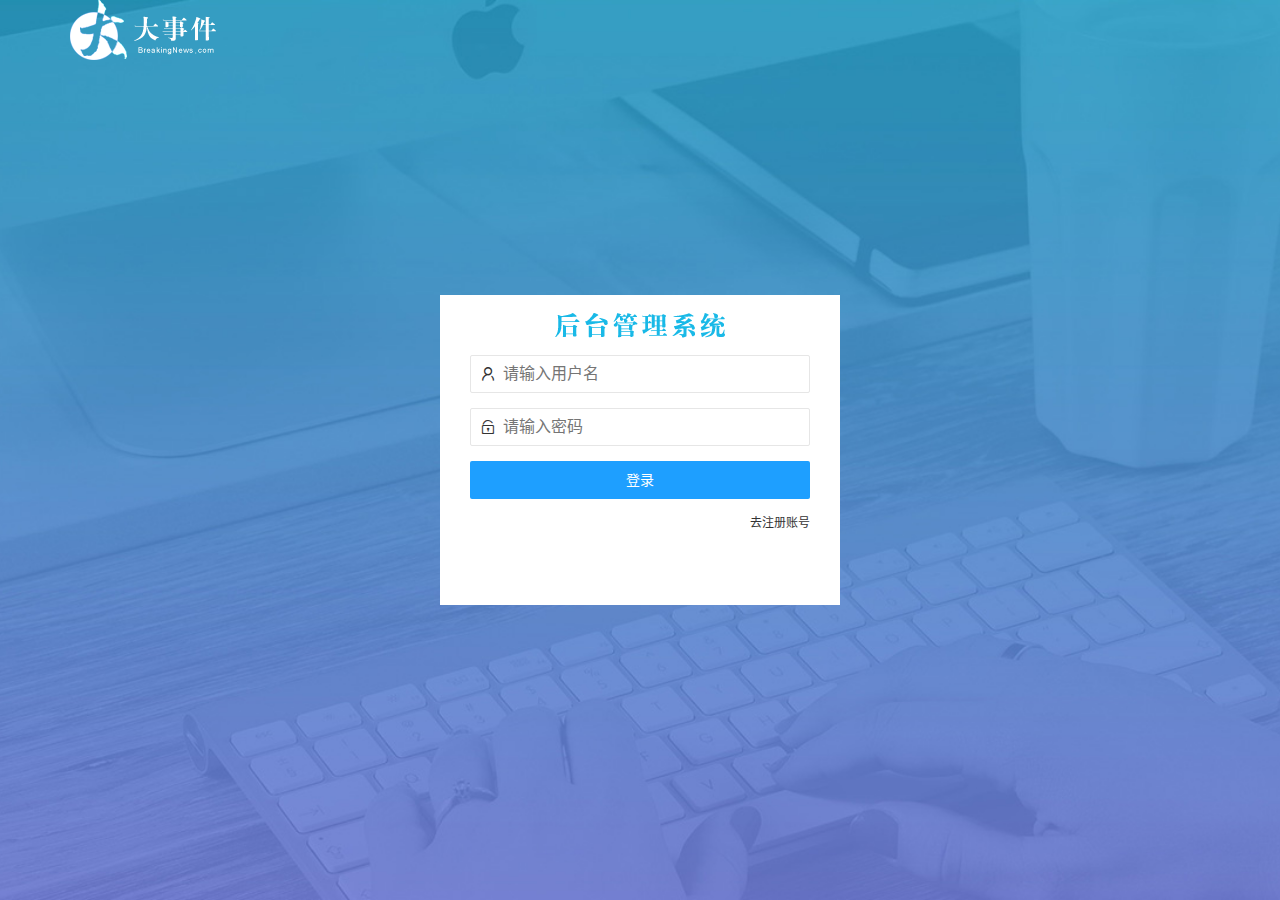
<file: login.html>
<!DOCTYPE html>
<html lang='zh-CN'>

<head>
    <meta charset='UTF-8'>
    <meta http-equiv='X-UA-Compatible' content='IE=edge'>
    <meta name='viewport'
        content='width=device-width, user-scalable=no, initial-scale=1.0, maximum-scale=1.0, minimum-scale=1.0'>
    <title>大事件-登录/注册</title>
    <meta content='关键词' name='keywords' />
    <meta content='关键描述' name='description' />
    <link rel="stylesheet" href="./assets/lib/layui/css/layui.css">
    <link rel="stylesheet" href="./assets/css/login.css">
</head>

<body>
    <!-- logo -->
    <div class="layui-main">
        <div class="logo"><img src="./assets/images/logo.png" alt=""></div>
    </div>

    <!-- login and resign 登录注册 -->
    <div class="loginAndReg">
        <div class="title"></div>
        <!-- login 登录 -->
        <div class="login" id="login">
            <!-- 登录的表单域 -->
            <!-- 登录的表单 -->
            <form class="layui-form" id="form_login">
                <!-- 用户名 -->
                <div class="layui-form-item item">
                    <i class="layui-icon layui-icon-username"></i>
                    <input type="text" name="username" required lay-verify="required" placeholder="请输入用户名"
                        autocomplete="off" class="layui-input" id="login-ipt-username" />
                </div>
                <!-- 密码 -->
                <div class="layui-form-item item">
                    <i class="layui-icon layui-icon-password"></i>
                    <input type="password" name="password" required lay-verify="required|pwd" placeholder="请输入密码"
                        autocomplete="off" class="layui-input" id="login-ipt-pwd" />
                </div>
                <!-- 登录按钮 -->
                <div class="layui-form-item">
                    <!-- 注意：表单提交按钮和普通按钮的区别，就是 lay-submit 属性 -->
                    <button class="layui-btn layui-btn-fluid layui-btn-normal" lay-submit>登录</button>
                </div>
                <div class="layui-form-item links">
                    <a href="javascript:;" id="link_reg" class="link_reg">去注册账号</a>
                </div>
            </form>
        </div>
        <!-- resign 注册 -->
        <div class="resign" id="resign">
            <form class="layui-form" id="form_reg">
                <!-- 用户名 -->
                <div class="layui-form-item item">
                    <i class="layui-icon layui-icon-username"></i>
                    <input type="text" name="username" required lay-verify="required" placeholder="请输入用户名"
                        autocomplete="off" class="layui-input" />
                </div>
                <!-- 密码 -->
                <div class="layui-form-item item">
                    <i class="layui-icon layui-icon-password"></i>
                    <input type="password" name="password" required lay-verify="required|pwd" placeholder="请输入密码"
                        autocomplete="off" class="layui-input" />
                </div>
                <!-- 密码确认框 -->
                <div class="layui-form-item item">
                    <i class="layui-icon layui-icon-password"></i>
                    <input type="password" name="repassword" required lay-verify="required|pwd|repwd"
                        placeholder="再次确认密码" autocomplete="off" class="layui-input" />
                </div>
                <!-- 注册按钮 -->
                <div class="layui-form-item">
                    <!-- 注意：表单提交按钮和普通按钮的区别，就是 lay-submit 属性 -->
                    <button class="layui-btn layui-btn-fluid layui-btn-normal" lay-submit>注册</button>
                </div>
                <div class="layui-form-item links">
                    <a href="javascript:;" id="link_login">去登录账号</a>
                </div>
            </form>
            <!-- <a href="javascript:;" id="link_login">去登录</a> -->
        </div>
    </div>

    <!-- layui.js -->
    <script src="./assets/lib/layui/layui.all.js"></script>
    <!-- jQuery -->
    <script src="./assets/lib/jquery.js"></script>
    <!-- 基于 jQuery 的 baseAPI -->
    <script src="./assets/js/baseAPI.js"></script>
    <!-- login.js -->
    <script src="./assets/js/login.js"></script>
</body>

</html>
</file>
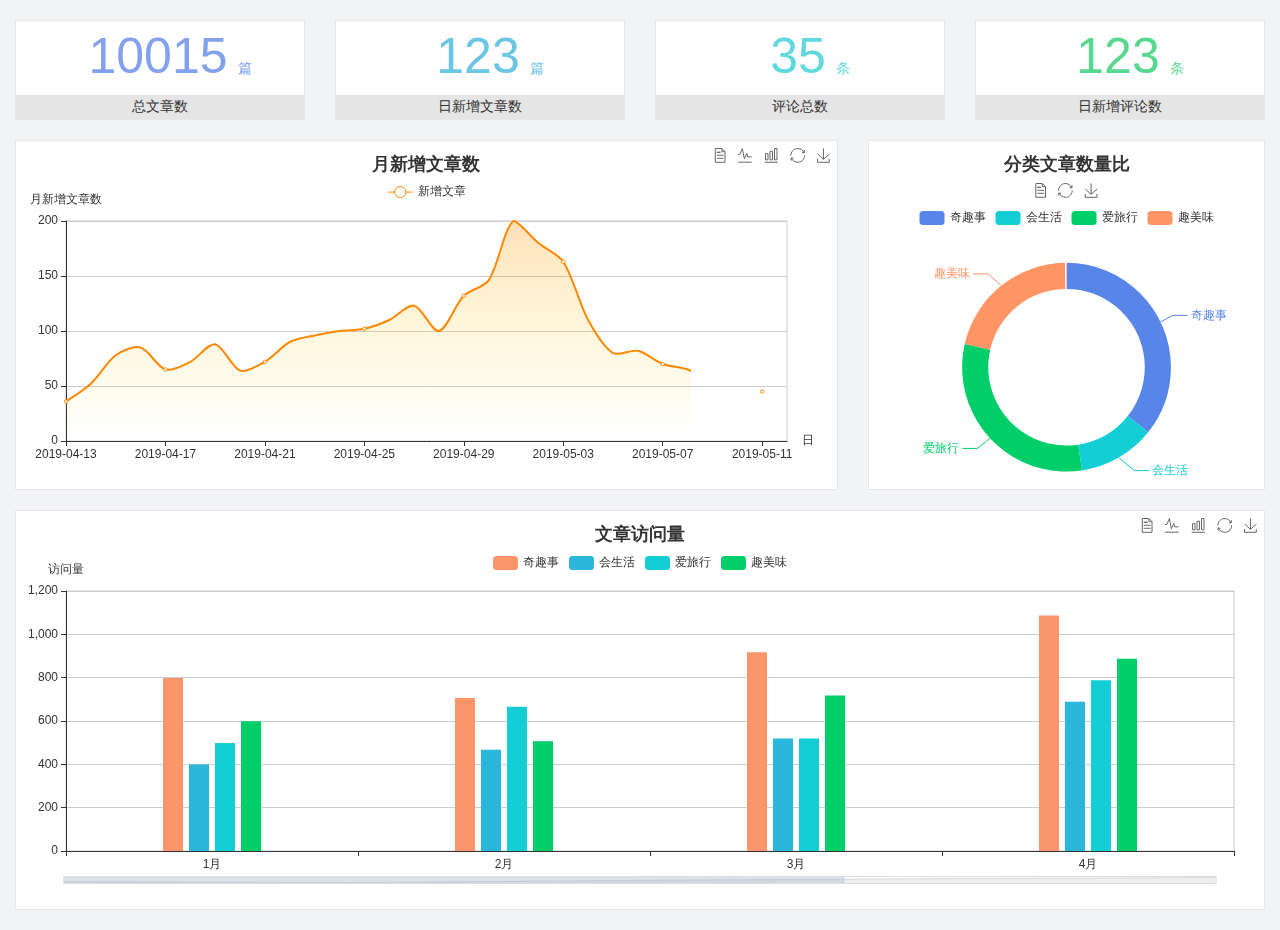
<file: home/dashboard.html>
<!DOCTYPE html>
<html lang="en">

<head>
  <meta charset="UTF-8">
  <meta name="viewport" content="width=device-width, initial-scale=1.0">
  <meta http-equiv="X-UA-Compatible" content="ie=edge">
  <title>图表统计</title>
  <link rel="stylesheet" href="../assets/lib/bootstrap.css" />
  <link rel="stylesheet" href="../assets/lib/main.css" />
  <script src="../assets/lib/jquery.js"></script>
  <script type="text/javascript" src="../assets/lib/echarts.min.js"></script>
</head>

<body>
  <div class="container-fluid">
    <div class="row spannel_list">
      <div class="col-sm-3 col-xs-6">
        <div class="spannel">
          <em>10015</em><span>篇</span>
          <b>总文章数</b>
        </div>
      </div>
      <div class="col-sm-3 col-xs-6">
        <div class="spannel scolor01">
          <em>123</em><span>篇</span>
          <b>日新增文章数</b>
        </div>
      </div>
      <div class="col-sm-3 col-xs-6">
        <div class="spannel scolor02">
          <em>35</em><span>条</span>
          <b>评论总数</b>
        </div>
      </div>
      <div class="col-sm-3 col-xs-6">
        <div class="spannel scolor03">
          <em>123</em><span>条</span>
          <b>日新增评论数</b>
        </div>
      </div>
    </div>
  </div>

  <div class="container-fluid">
    <div class="row curve-pie">
      <div class="col-lg-8 col-md-8">
        <div class="gragh_pannel" id="curve_show"></div>
      </div>
      <div class="col-lg-4 col-md-4">
        <div class="gragh_pannel" id="pie_show"></div>
      </div>
    </div>
  </div>

  <div class="container-fluid">
    <div class="column_pannel" id="column_show"></div>
  </div>

  <script>
    var oChart = echarts.init(document.getElementById('curve_show'));
    var aList_all = [
      { 'count': 36, 'date': '2019-04-13' },
      { 'count': 52, 'date': '2019-04-14' },
      { 'count': 78, 'date': '2019-04-15' },
      { 'count': 85, 'date': '2019-04-16' },
      { 'count': 65, 'date': '2019-04-17' },
      { 'count': 72, 'date': '2019-04-18' },
      { 'count': 88, 'date': '2019-04-19' },
      { 'count': 64, 'date': '2019-04-20' },
      { 'count': 72, 'date': '2019-04-21' },
      { 'count': 90, 'date': '2019-04-22' },
      { 'count': 96, 'date': '2019-04-23' },
      { 'count': 100, 'date': '2019-04-24' },
      { 'count': 102, 'date': '2019-04-25' },
      { 'count': 110, 'date': '2019-04-26' },
      { 'count': 123, 'date': '2019-04-27' },
      { 'count': 100, 'date': '2019-04-28' },
      { 'count': 132, 'date': '2019-04-29' },
      { 'count': 146, 'date': '2019-04-30' },
      { 'count': 200, 'date': '2019-05-01' },
      { 'count': 180, 'date': '2019-05-02' },
      { 'count': 163, 'date': '2019-05-03' },
      { 'count': 110, 'date': '2019-05-04' },
      { 'count': 80, 'date': '2019-05-05' },
      { 'count': 82, 'date': '2019-05-06' },
      { 'count': 70, 'date': '2019-05-07' },
      { 'count': 65, 'date': '2019-05-08' },
      { 'count': 54, 'date': '2019-05-09' },
      { 'count': 40, 'date': '2019-05-10' },
      { 'count': 45, 'date': '2019-05-11' },
      { 'count': 38, 'date': '2019-05-12' },
    ];

    let aCount = [];
    let aDate = [];

    for (var i = 0; i < aList_all.length; i++) {
      aCount.push(aList_all[i].count);
      aDate.push(aList_all[i].date);
    }

    var chartopt = {
      title: {
        text: '月新增文章数',
        left: 'center',
        top: '10'
      },
      tooltip: {
        trigger: 'axis'
      },
      legend: {
        data: ['新增文章'],
        top: '40'
      },
      toolbox: {
        show: true,
        feature: {
          mark: { show: true },
          dataView: { show: true, readOnly: false },
          magicType: { show: true, type: ['line', 'bar'] },
          restore: { show: true },
          saveAsImage: { show: true }
        }
      },
      calculable: true,
      xAxis: [
        {
          name: '日',
          type: 'category',
          boundaryGap: false,
          data: aDate
        }
      ],
      yAxis: [
        {
          name: '月新增文章数',
          type: 'value'
        }
      ],
      series: [
        {
          name: '新增文章',
          type: 'line',
          smooth: true,
          itemStyle: { normal: { areaStyle: { type: 'default' }, color: '#f80' }, lineStyle: { color: '#f80' } },
          data: aCount
        }],
      areaStyle: {
        normal: {
          color: new echarts.graphic.LinearGradient(0, 0, 0, 1, [{
            offset: 0,
            color: 'rgba(255,136,0,0.39)'
          }, {
            offset: .34,
            color: 'rgba(255,180,0,0.25)'
          }, {
            offset: 1,
            color: 'rgba(255,222,0,0.00)'
          }])

        }
      },
      grid: {
        show: true,
        x: 50,
        x2: 50,
        y: 80,
        height: 220
      }
    };

    oChart.setOption(chartopt);


    var oPie = echarts.init(document.getElementById('pie_show'));
    var oPieopt =
    {
      title: {
        top: 10,
        text: '分类文章数量比',
        x: 'center'
      },
      tooltip: {
        trigger: 'item',
        formatter: "{a} <br/>{b} : {c} ({d}%)"
      },
      color: ['#5885e8', '#13cfd5', '#00ce68', '#ff9565'],
      legend: {
        x: 'center',
        top: 65,
        data: ['奇趣事', '会生活', '爱旅行', '趣美味']
      },
      toolbox: {
        show: true,
        x: 'center',
        top: 35,
        feature: {
          mark: { show: true },
          dataView: { show: true, readOnly: false },
          magicType: {
            show: true,
            type: ['pie', 'funnel'],
            option: {
              funnel: {
                x: '25%',
                width: '50%',
                funnelAlign: 'left',
                max: 1548
              }
            }
          },
          restore: { show: true },
          saveAsImage: { show: true }
        }
      },
      calculable: true,
      series: [
        {
          name: '访问来源',
          type: 'pie',
          radius: ['45%', '60%'],
          center: ['50%', '65%'],
          data: [
            { value: 300, name: '奇趣事' },
            { value: 100, name: '会生活' },
            { value: 260, name: '爱旅行' },
            { value: 180, name: '趣美味' }
          ]
        }
      ]
    };
    oPie.setOption(oPieopt);



    var oColumn = this.echarts.init(document.getElementById('column_show'));
    var oColumnopt =
    {
      title: {
        text: '文章访问量',
        left: 'center',
        top: '10'
      },
      tooltip: {
        trigger: 'axis'
      },
      legend: {
        data: ['奇趣事', '会生活', '爱旅行', '趣美味'],
        top: '40'
      },
      toolbox: {
        show: true,
        feature: {
          mark: { show: true },
          dataView: { show: true, readOnly: false },
          magicType: { show: true, type: ['line', 'bar'] },
          restore: { show: true },
          saveAsImage: { show: true }
        }
      },
      calculable: true,
      xAxis: [
        {
          type: 'category',
          data: ['1月', '2月', '3月', '4月', '5月']
        }
      ],
      yAxis: [
        {
          name: '访问量',
          type: 'value'
        }
      ],
      series: [
        {
          name: '奇趣事',
          type: 'bar',
          barWidth: 20,
          itemStyle: {
            normal: { areaStyle: { type: 'default' }, color: '#fd956a' }
          },
          data: [800, 708, 920, 1090, 1200]
        },
        {
          name: '会生活',
          type: 'bar',
          barWidth: 20,
          itemStyle: {
            normal: { areaStyle: { type: 'default' }, color: '#2bb6db' }
          },
          data: [400, 468, 520, 690, 800]
        },
        {
          name: '爱旅行',
          type: 'bar',
          barWidth: 20,
          itemStyle: {
            normal: { areaStyle: { type: 'default' }, color: '#13cfd5' }
          },
          data: [500, 668, 520, 790, 900]
        },
        {
          name: '趣美味',
          type: 'bar',
          barWidth: 20,
          itemStyle: {
            normal: { areaStyle: { type: 'default' }, color: '#00ce68' }
          },
          data: [600, 508, 720, 890, 1000]
        }
      ],
      grid: {
        show: true,
        x: 50,
        x2: 30,
        y: 80,
        height: 260
      },
      dataZoom: [//给x轴设置滚动条
        {
          start: 0,//默认为0
          end: 100 - 1000 / 31,//默认为100
          type: 'slider',
          show: true,
          xAxisIndex: [0],
          handleSize: 0,//滑动条的 左右2个滑动条的大小
          height: 8,//组件高度
          left: 45, //左边的距离
          right: 50,//右边的距离
          bottom: 26,//右边的距离
          handleColor: '#ddd',//h滑动图标的颜色
          handleStyle: {
            borderColor: "#cacaca",
            borderWidth: "1",
            shadowBlur: 2,
            background: "#ddd",
            shadowColor: "#ddd",
          }
        }]
    };
    oColumn.setOption(oColumnopt);
  </script>
</body>

</html>
</file>
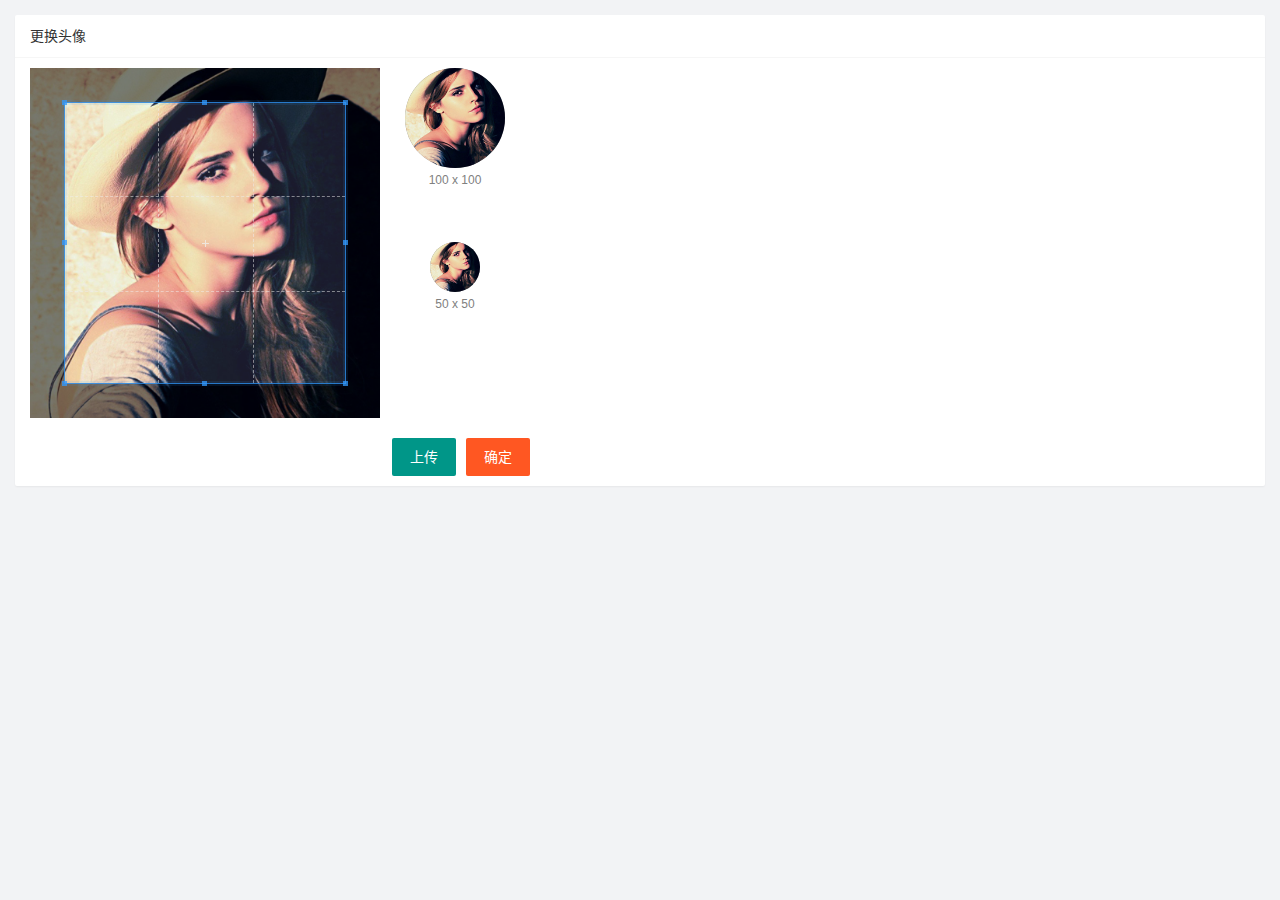
<file: user/user_avatar.html>
<!DOCTYPE html>
<html lang='zh-CN'>

<head>
    <meta charset='UTF-8'>
    <meta http-equiv='X-UA-Compatible' content='IE=edge'>
    <meta name='viewport'
        content='width=device-width, user-scalable=no, initial-scale=1.0, maximum-scale=1.0, minimum-scale=1.0'>
    <title>大事件-更换头像</title>
    <meta content='关键词' name='keywords' />
    <meta content='关键描述' name='description' />
    <link rel="stylesheet" href="/assets/lib/layui/css/layui.css" />
    <link rel="stylesheet" href="/assets/css/user/user_avatar.css" />
    <!-- 导入 cropper.css 样式表： -->
    <link rel="stylesheet" href="/assets/lib/cropper/cropper.css" />
</head>

<body>
    <!-- 卡片区域 -->
    <div class="layui-card">
        <div class="layui-card-header">更换头像</div>
        <div class="layui-card-body">
            <!-- 第一行的图片裁剪和预览区域 -->
            <div class="row1">
                <!-- 图片裁剪区域 -->
                <div class="cropper-box">
                    <!-- 这个 img 标签很重要，将来会把它初始化为裁剪区域 -->
                    <img id="image" src="/assets/images/sample.jpg" />
                </div>
                <!-- 图片的预览区域 -->
                <div class="preview-box">
                    <div>
                        <!-- 宽高为 100px 的预览区域 -->
                        <div class="img-preview w100"></div>
                        <p class="size">100 x 100</p>
                    </div>
                    <div>
                        <!-- 宽高为 50px 的预览区域 -->
                        <div class="img-preview w50"></div>
                        <p class="size">50 x 50</p>
                    </div>
                </div>
            </div>
            <!-- 第二行的按钮区域 -->
            <div class="row2">
                <!-- 通过 accept 的属性，可以指定，允许用户选择什么类型的文件 -->
                <input type="file" id="file" accept="image/png,image/jpeg" />
                <button type="button" class="layui-btn" id="btnChooseImg">上传</button>
                <button id="btnUpload" type="button" class="layui-btn layui-btn-danger">确定</button>
            </div>
        </div>
    </div>

    <script src="/assets/lib/layui/layui.all.js"></script>
    <script src="/assets/lib/jquery.js"></script>
    <script src="/assets/lib/cropper/Cropper.js"></script>
    <script src="/assets/lib/cropper/jquery-cropper.js"></script>
    <!-- 导入自己的js -->
    <script src="/assets/js/baseAPI.js"></script>
    <script src="/assets/js/user/user_avatar.js"></script>
</body>

</html>
</file>
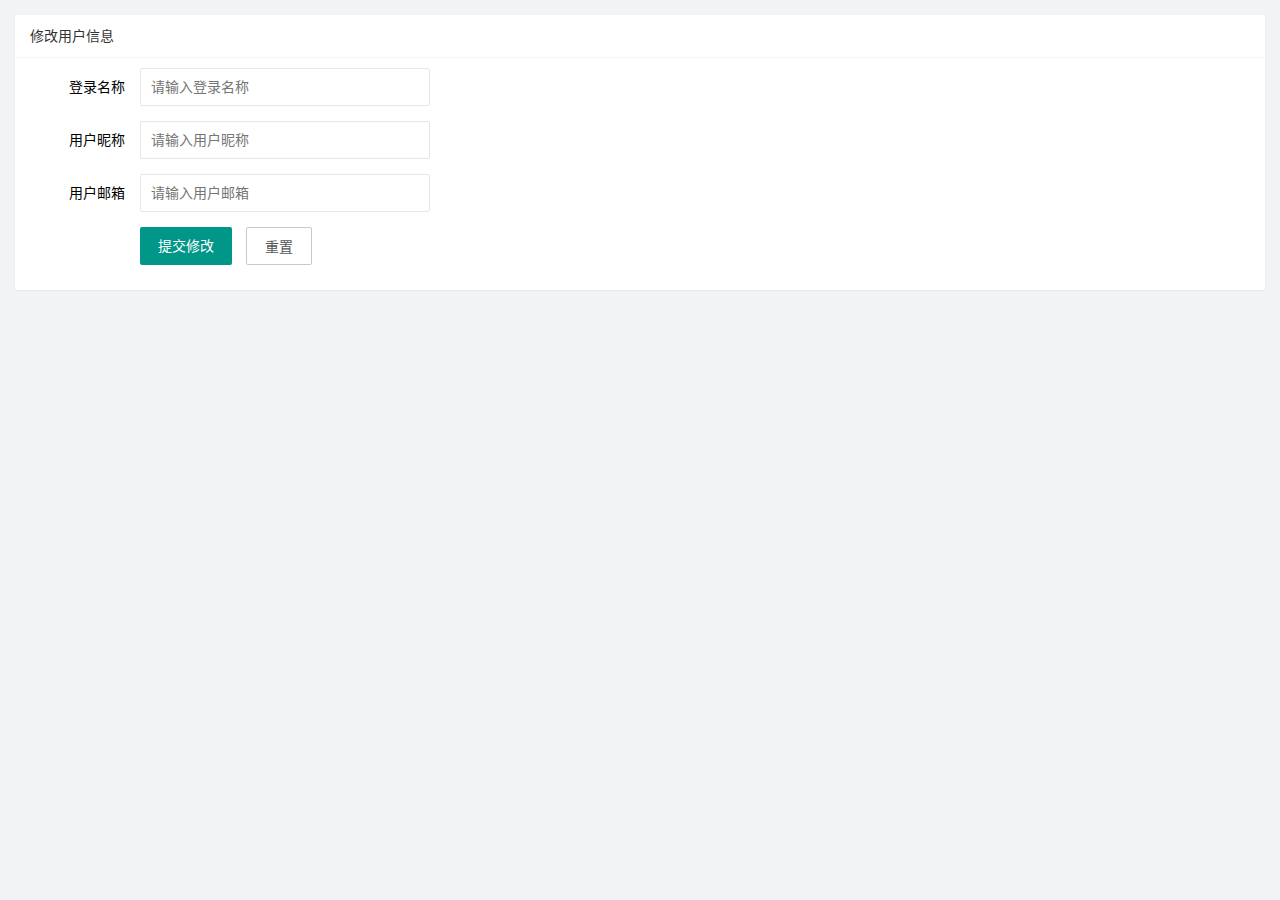
<file: user/user_info.html>
<!DOCTYPE html>
<html lang='zh-CN'>

<head>
    <meta charset='UTF-8'>
    <meta http-equiv='X-UA-Compatible' content='IE=edge'>
    <meta name='viewport'
        content='width=device-width, user-scalable=no, initial-scale=1.0, maximum-scale=1.0, minimum-scale=1.0'>
    <title>大事件-基本资料</title>
    <meta content='关键词' name='keywords' />
    <meta content='关键描述' name='description' />
    <!-- layui的样式 -->
    <link rel="stylesheet" href="/assets/lib/layui/css/layui.css">
    <!-- 自己的样式 -->
    <link rel="stylesheet" href="/assets/css/user/user_info.css">
</head>

<body>
    <!-- 卡片区域 -->
    <div class="layui-card">
        <div class="layui-card-header">修改用户信息</div>
        <div class="layui-card-body">
            <!-- form 表单区域 -->
            <form class="layui-form" lay-filter="formUserInfo">
                <!-- ↓ 这是隐藏域 type="hidden" ↓ -->
                <input type="hidden" name="id" value="" />
                <!-- ↑ 这是隐藏域 type="hidden" ↑ -->

                <div class="layui-form-item">
                    <label class="layui-form-label">登录名称</label>
                    <div class="layui-input-block">
                        <input type="text" name="username" required lay-verify="required" placeholder="请输入登录名称"
                            autocomplete="off" class="layui-input" readonly />
                    </div>
                </div>
                <div class="layui-form-item">
                    <label class="layui-form-label">用户昵称</label>
                    <div class="layui-input-block">
                        <input type="text" name="nickname" required lay-verify="required|nickname" placeholder="请输入用户昵称"
                            autocomplete="off" class="layui-input" />
                    </div>
                </div>
                <div class="layui-form-item">
                    <label class="layui-form-label">用户邮箱</label>
                    <div class="layui-input-block">
                        <input type="text" name="email" required lay-verify="required|email" placeholder="请输入用户邮箱"
                            autocomplete="off" class="layui-input" />
                    </div>
                </div>
                <div class="layui-form-item">
                    <div class="layui-input-block">
                        <button class="layui-btn" lay-submit lay-filter="formDemo">提交修改</button>
                        <button type="reset" class="layui-btn layui-btn-primary" id="btnReset">重置</button>
                    </div>
                </div>
            </form>
        </div>
    </div>
</body>
<!-- 导入 layui 的 js -->
<script src="/assets/lib/layui/layui.all.js"></script>
<!-- 导入 jquery -->
<script src="/assets/lib/jquery.js"></script>
<!-- 导入 baseAPI -->
<script src="/assets/js/baseAPI.js"></script>
<!-- 导入自己的 js -->
<script src="/assets/js/user/user_info.js"></script>

</html>
</file>
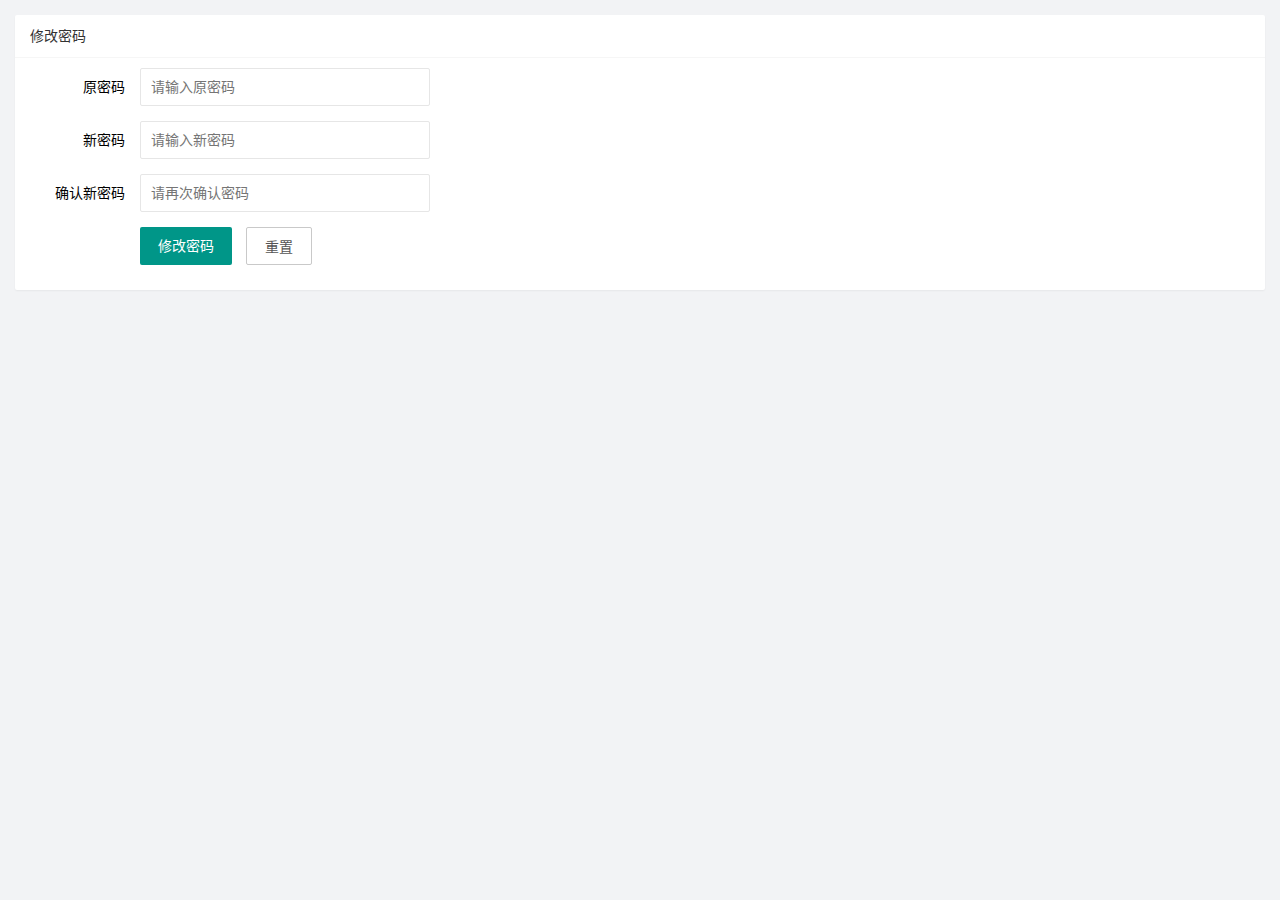
<file: user/user_pwd.html>
<!DOCTYPE html>
<html lang='zh-CN'>

<head>
    <meta charset='UTF-8'>
    <meta http-equiv='X-UA-Compatible' content='IE=edge'>
    <meta name='viewport'
        content='width=device-width, user-scalable=no, initial-scale=1.0, maximum-scale=1.0, minimum-scale=1.0'>
    <title>大事件-重置密码</title>
    <meta content='关键词' name='keywords' />
    <meta content='关键描述' name='description' />
    <link rel="stylesheet" href="/assets/lib/layui/css/layui.css" />
    <link rel="stylesheet" href="/assets/css/user/user_pwd.css" />
</head>

<body>
    <!-- 卡片区域 -->
    <div class="layui-card">
        <div class="layui-card-header">修改密码</div>
        <div class="layui-card-body">
            <form class="layui-form">
                <div class="layui-form-item">
                    <label class="layui-form-label">原密码</label>
                    <div class="layui-input-block">
                        <input type="password" name="oldPwd" required lay-verify="required|pwd" placeholder="请输入原密码"
                            autocomplete="off" class="layui-input" />
                    </div>
                </div>
                <div class="layui-form-item">
                    <label class="layui-form-label">新密码</label>
                    <div class="layui-input-block">
                        <input type="password" name="newPwd" required lay-verify="required|pwd|samePwd"
                            placeholder="请输入新密码" autocomplete="off" class="layui-input" />
                    </div>
                </div>
                <div class="layui-form-item">
                    <label class="layui-form-label">确认新密码</label>
                    <div class="layui-input-block">
                        <input type="password" name="rePwd" required lay-verify="required|pwd|rePwd"
                            placeholder="请再次确认密码" autocomplete="off" class="layui-input" />
                    </div>
                </div>
                <div class="layui-form-item">
                    <div class="layui-input-block">
                        <button class="layui-btn" lay-submit lay-filter="formDemo">修改密码</button>
                        <button type="reset" class="layui-btn layui-btn-primary">重置</button>
                    </div>
                </div>
            </form>
        </div>
    </div>


    <!-- 导入 layui 的 js -->
    <script src="/assets/lib/layui/layui.all.js"></script>
    <!-- 导入 jQuery -->
    <script src="/assets/lib/jquery.js"></script>
    <!-- 导入 baseAPI -->
    <script src="/assets/js/baseAPI.js"></script>
    <!-- 导入自己的 js -->
    <script src="/assets/js/user/user_pwd.js"></script>

</body>

</html>
</file>
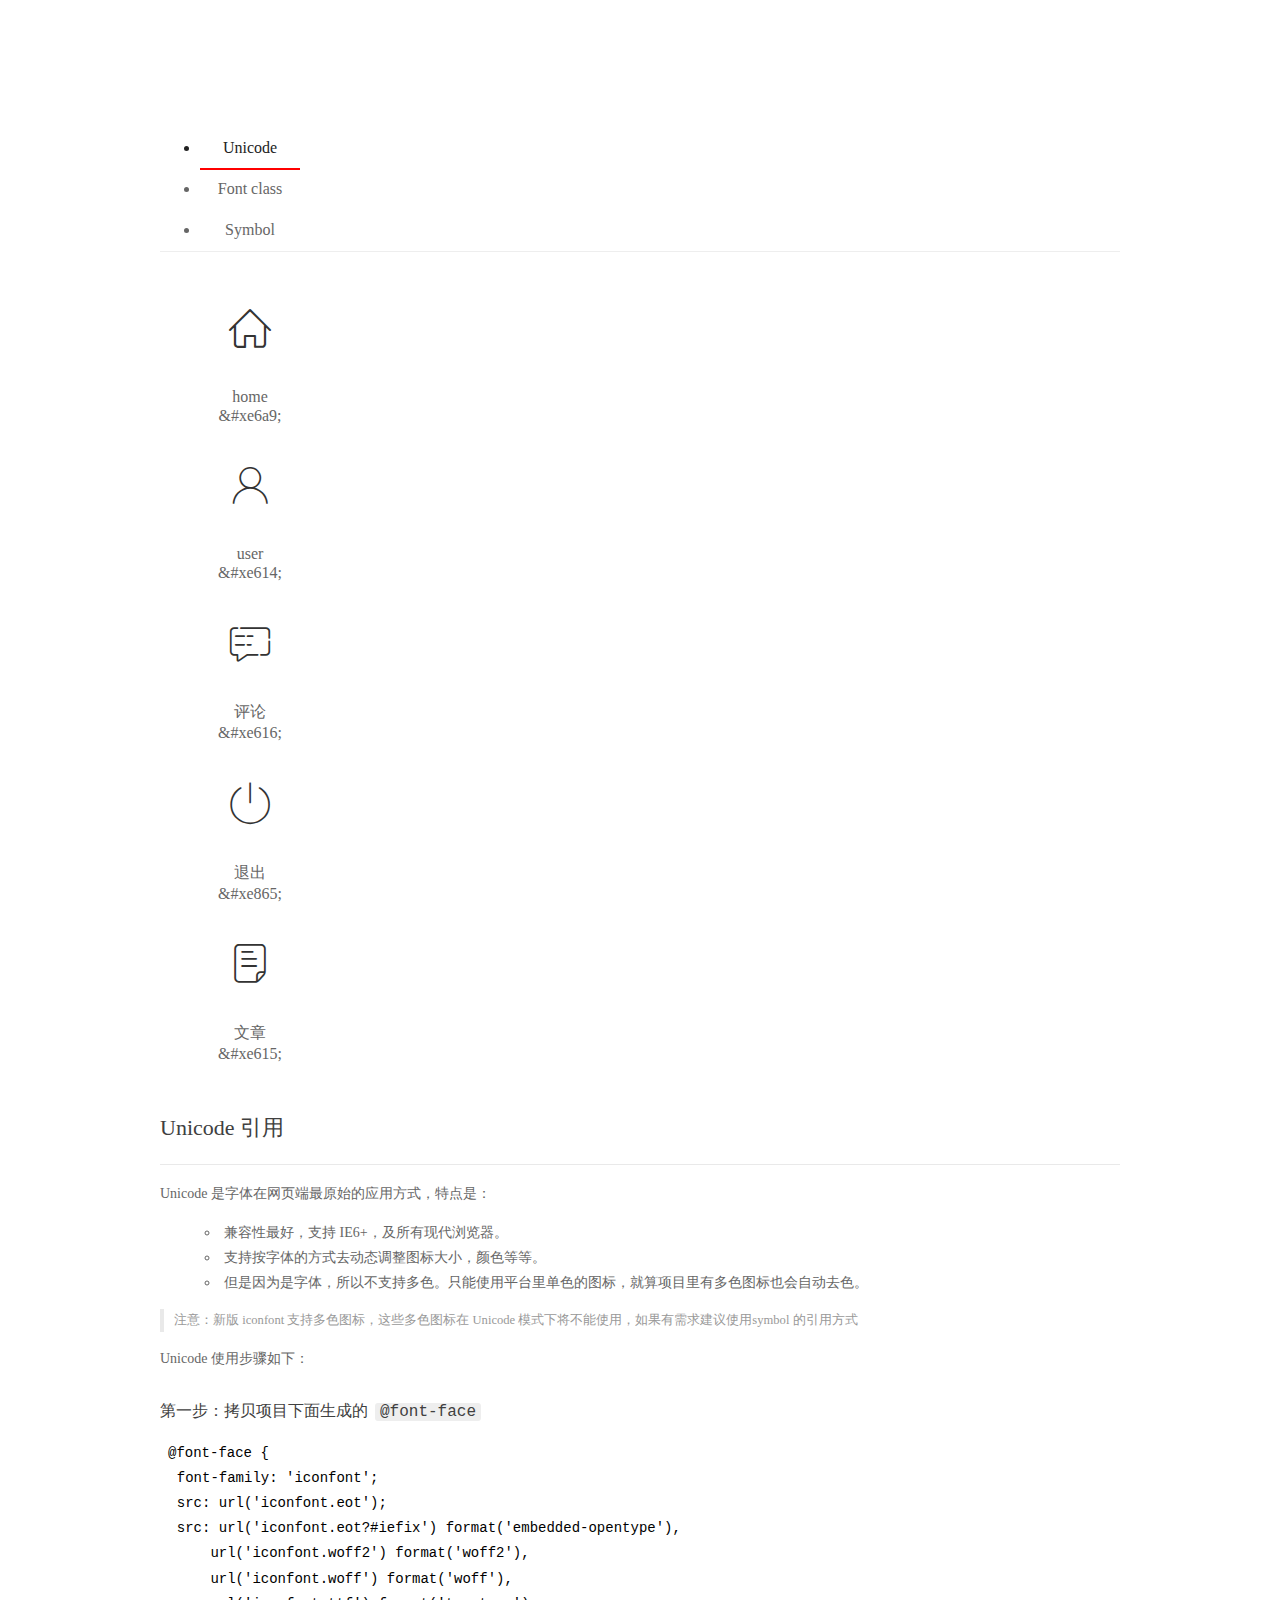
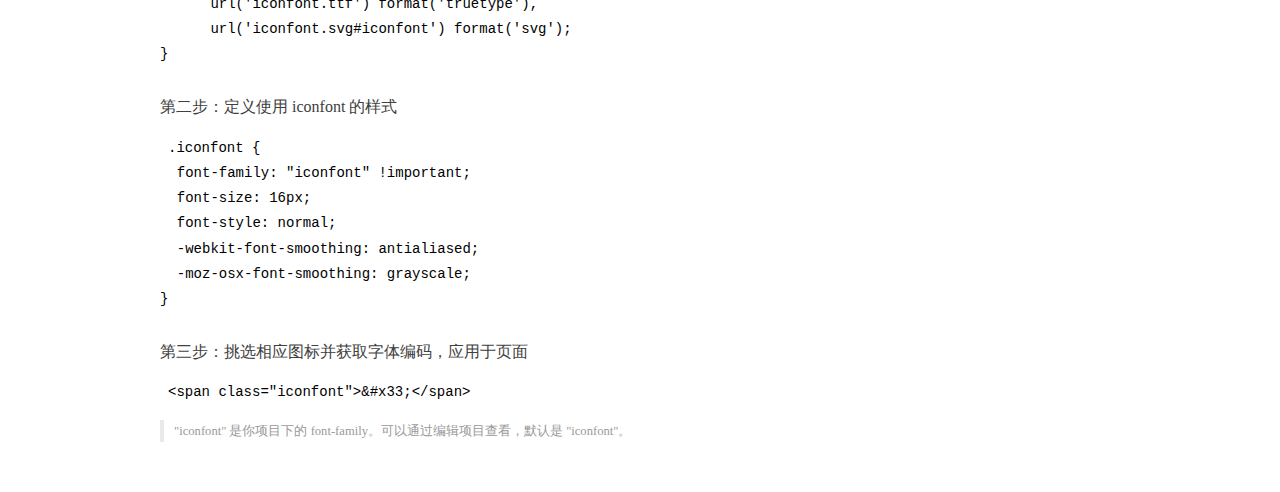
<file: assets/fonts/demo_index.html>
<!DOCTYPE html>
<html>
<head>
  <meta charset="utf-8"/>
  <title>IconFont Demo</title>
  <link rel="shortcut icon" href="https://gtms04.alicdn.com/tps/i4/TB1_oz6GVXXXXaFXpXXJDFnIXXX-64-64.ico" type="image/x-icon"/>
  <link rel="stylesheet" href="https://g.alicdn.com/thx/cube/1.3.2/cube.min.css">
  <link rel="stylesheet" href="demo.css">
  <link rel="stylesheet" href="iconfont.css">
  <script src="iconfont.js"></script>
  <!-- jQuery -->
  <script src="https://a1.alicdn.com/oss/uploads/2018/12/26/7bfddb60-08e8-11e9-9b04-53e73bb6408b.js"></script>
  <!-- 代码高亮 -->
  <script src="https://a1.alicdn.com/oss/uploads/2018/12/26/a3f714d0-08e6-11e9-8a15-ebf944d7534c.js"></script>
</head>
<body>
  <div class="main">
    <h1 class="logo"><a href="https://www.iconfont.cn/" title="iconfont 首页" target="_blank">&#xe86b;</a></h1>
    <div class="nav-tabs">
      <ul id="tabs" class="dib-box">
        <li class="dib active"><span>Unicode</span></li>
        <li class="dib"><span>Font class</span></li>
        <li class="dib"><span>Symbol</span></li>
      </ul>
      
    </div>
    <div class="tab-container">
      <div class="content unicode" style="display: block;">
          <ul class="icon_lists dib-box">
          
            <li class="dib">
              <span class="icon iconfont">&#xe6a9;</span>
                <div class="name">home</div>
                <div class="code-name">&amp;#xe6a9;</div>
              </li>
          
            <li class="dib">
              <span class="icon iconfont">&#xe614;</span>
                <div class="name">user</div>
                <div class="code-name">&amp;#xe614;</div>
              </li>
          
            <li class="dib">
              <span class="icon iconfont">&#xe616;</span>
                <div class="name">评论</div>
                <div class="code-name">&amp;#xe616;</div>
              </li>
          
            <li class="dib">
              <span class="icon iconfont">&#xe865;</span>
                <div class="name">退出</div>
                <div class="code-name">&amp;#xe865;</div>
              </li>
          
            <li class="dib">
              <span class="icon iconfont">&#xe615;</span>
                <div class="name">文章</div>
                <div class="code-name">&amp;#xe615;</div>
              </li>
          
          </ul>
          <div class="article markdown">
          <h2 id="unicode-">Unicode 引用</h2>
          <hr>

          <p>Unicode 是字体在网页端最原始的应用方式，特点是：</p>
          <ul>
            <li>兼容性最好，支持 IE6+，及所有现代浏览器。</li>
            <li>支持按字体的方式去动态调整图标大小，颜色等等。</li>
            <li>但是因为是字体，所以不支持多色。只能使用平台里单色的图标，就算项目里有多色图标也会自动去色。</li>
          </ul>
          <blockquote>
            <p>注意：新版 iconfont 支持多色图标，这些多色图标在 Unicode 模式下将不能使用，如果有需求建议使用symbol 的引用方式</p>
          </blockquote>
          <p>Unicode 使用步骤如下：</p>
          <h3 id="-font-face">第一步：拷贝项目下面生成的 <code>@font-face</code></h3>
<pre><code class="language-css"
>@font-face {
  font-family: 'iconfont';
  src: url('iconfont.eot');
  src: url('iconfont.eot?#iefix') format('embedded-opentype'),
      url('iconfont.woff2') format('woff2'),
      url('iconfont.woff') format('woff'),
      url('iconfont.ttf') format('truetype'),
      url('iconfont.svg#iconfont') format('svg');
}
</code></pre>
          <h3 id="-iconfont-">第二步：定义使用 iconfont 的样式</h3>
<pre><code class="language-css"
>.iconfont {
  font-family: "iconfont" !important;
  font-size: 16px;
  font-style: normal;
  -webkit-font-smoothing: antialiased;
  -moz-osx-font-smoothing: grayscale;
}
</code></pre>
          <h3 id="-">第三步：挑选相应图标并获取字体编码，应用于页面</h3>
<pre>
<code class="language-html"
>&lt;span class="iconfont"&gt;&amp;#x33;&lt;/span&gt;
</code></pre>
          <blockquote>
            <p>"iconfont" 是你项目下的 font-family。可以通过编辑项目查看，默认是 "iconfont"。</p>
          </blockquote>
          </div>
      </div>
      <div class="content font-class">
        <ul class="icon_lists dib-box">
          
          <li class="dib">
            <span class="icon iconfont icon-home"></span>
            <div class="name">
              home
            </div>
            <div class="code-name">.icon-home
            </div>
          </li>
          
          <li class="dib">
            <span class="icon iconfont icon-user"></span>
            <div class="name">
              user
            </div>
            <div class="code-name">.icon-user
            </div>
          </li>
          
          <li class="dib">
            <span class="icon iconfont icon-pinglun"></span>
            <div class="name">
              评论
            </div>
            <div class="code-name">.icon-pinglun
            </div>
          </li>
          
          <li class="dib">
            <span class="icon iconfont icon-tuichu"></span>
            <div class="name">
              退出
            </div>
            <div class="code-name">.icon-tuichu
            </div>
          </li>
          
          <li class="dib">
            <span class="icon iconfont icon-16"></span>
            <div class="name">
              文章
            </div>
            <div class="code-name">.icon-16
            </div>
          </li>
          
        </ul>
        <div class="article markdown">
        <h2 id="font-class-">font-class 引用</h2>
        <hr>

        <p>font-class 是 Unicode 使用方式的一种变种，主要是解决 Unicode 书写不直观，语意不明确的问题。</p>
        <p>与 Unicode 使用方式相比，具有如下特点：</p>
        <ul>
          <li>兼容性良好，支持 IE8+，及所有现代浏览器。</li>
          <li>相比于 Unicode 语意明确，书写更直观。可以很容易分辨这个 icon 是什么。</li>
          <li>因为使用 class 来定义图标，所以当要替换图标时，只需要修改 class 里面的 Unicode 引用。</li>
          <li>不过因为本质上还是使用的字体，所以多色图标还是不支持的。</li>
        </ul>
        <p>使用步骤如下：</p>
        <h3 id="-fontclass-">第一步：引入项目下面生成的 fontclass 代码：</h3>
<pre><code class="language-html">&lt;link rel="stylesheet" href="./iconfont.css"&gt;
</code></pre>
        <h3 id="-">第二步：挑选相应图标并获取类名，应用于页面：</h3>
<pre><code class="language-html">&lt;span class="iconfont icon-xxx"&gt;&lt;/span&gt;
</code></pre>
        <blockquote>
          <p>"
            iconfont" 是你项目下的 font-family。可以通过编辑项目查看，默认是 "iconfont"。</p>
        </blockquote>
      </div>
      </div>
      <div class="content symbol">
          <ul class="icon_lists dib-box">
          
            <li class="dib">
                <svg class="icon svg-icon" aria-hidden="true">
                  <use xlink:href="#icon-home"></use>
                </svg>
                <div class="name">home</div>
                <div class="code-name">#icon-home</div>
            </li>
          
            <li class="dib">
                <svg class="icon svg-icon" aria-hidden="true">
                  <use xlink:href="#icon-user"></use>
                </svg>
                <div class="name">user</div>
                <div class="code-name">#icon-user</div>
            </li>
          
            <li class="dib">
                <svg class="icon svg-icon" aria-hidden="true">
                  <use xlink:href="#icon-pinglun"></use>
                </svg>
                <div class="name">评论</div>
                <div class="code-name">#icon-pinglun</div>
            </li>
          
            <li class="dib">
                <svg class="icon svg-icon" aria-hidden="true">
                  <use xlink:href="#icon-tuichu"></use>
                </svg>
                <div class="name">退出</div>
                <div class="code-name">#icon-tuichu</div>
            </li>
          
            <li class="dib">
                <svg class="icon svg-icon" aria-hidden="true">
                  <use xlink:href="#icon-16"></use>
                </svg>
                <div class="name">文章</div>
                <div class="code-name">#icon-16</div>
            </li>
          
          </ul>
          <div class="article markdown">
          <h2 id="symbol-">Symbol 引用</h2>
          <hr>

          <p>这是一种全新的使用方式，应该说这才是未来的主流，也是平台目前推荐的用法。相关介绍可以参考这篇<a href="">文章</a>
            这种用法其实是做了一个 SVG 的集合，与另外两种相比具有如下特点：</p>
          <ul>
            <li>支持多色图标了，不再受单色限制。</li>
            <li>通过一些技巧，支持像字体那样，通过 <code>font-size</code>, <code>color</code> 来调整样式。</li>
            <li>兼容性较差，支持 IE9+，及现代浏览器。</li>
            <li>浏览器渲染 SVG 的性能一般，还不如 png。</li>
          </ul>
          <p>使用步骤如下：</p>
          <h3 id="-symbol-">第一步：引入项目下面生成的 symbol 代码：</h3>
<pre><code class="language-html">&lt;script src="./iconfont.js"&gt;&lt;/script&gt;
</code></pre>
          <h3 id="-css-">第二步：加入通用 CSS 代码（引入一次就行）：</h3>
<pre><code class="language-html">&lt;style&gt;
.icon {
  width: 1em;
  height: 1em;
  vertical-align: -0.15em;
  fill: currentColor;
  overflow: hidden;
}
&lt;/style&gt;
</code></pre>
          <h3 id="-">第三步：挑选相应图标并获取类名，应用于页面：</h3>
<pre><code class="language-html">&lt;svg class="icon" aria-hidden="true"&gt;
  &lt;use xlink:href="#icon-xxx"&gt;&lt;/use&gt;
&lt;/svg&gt;
</code></pre>
          </div>
      </div>

    </div>
  </div>
  <script>
  $(document).ready(function () {
      $('.tab-container .content:first').show()

      $('#tabs li').click(function (e) {
        var tabContent = $('.tab-container .content')
        var index = $(this).index()

        if ($(this).hasClass('active')) {
          return
        } else {
          $('#tabs li').removeClass('active')
          $(this).addClass('active')

          tabContent.hide().eq(index).fadeIn()
        }
      })
    })
  </script>
</body>
</html>
</file>
<file: assets/lib/layui/css/layui.css>
/** layui-v2.5.5 MIT License By https://www.layui.com */
 .layui-inline,img{display:inline-block;vertical-align:middle}h1,h2,h3,h4,h5,h6{font-weight:400}.layui-edge,.layui-header,.layui-inline,.layui-main{position:relative}.layui-body,.layui-edge,.layui-elip{overflow:hidden}.layui-btn,.layui-edge,.layui-inline,img{vertical-align:middle}.layui-btn,.layui-disabled,.layui-icon,.layui-unselect{-moz-user-select:none;-webkit-user-select:none;-ms-user-select:none}.layui-elip,.layui-form-checkbox span,.layui-form-pane .layui-form-label{text-overflow:ellipsis;white-space:nowrap}.layui-breadcrumb,.layui-tree-btnGroup{visibility:hidden}blockquote,body,button,dd,div,dl,dt,form,h1,h2,h3,h4,h5,h6,input,li,ol,p,pre,td,textarea,th,ul{margin:0;padding:0;-webkit-tap-highlight-color:rgba(0,0,0,0)}a:active,a:hover{outline:0}img{border:none}li{list-style:none}table{border-collapse:collapse;border-spacing:0}h4,h5,h6{font-size:100%}button,input,optgroup,option,select,textarea{font-family:inherit;font-size:inherit;font-style:inherit;font-weight:inherit;outline:0}pre{white-space:pre-wrap;white-space:-moz-pre-wrap;white-space:-pre-wrap;white-space:-o-pre-wrap;word-wrap:break-word}body{line-height:24px;font:14px Helvetica Neue,Helvetica,PingFang SC,Tahoma,Arial,sans-serif}hr{height:1px;margin:10px 0;border:0;clear:both}a{color:#333;text-decoration:none}a:hover{color:#777}a cite{font-style:normal;*cursor:pointer}.layui-border-box,.layui-border-box *{box-sizing:border-box}.layui-box,.layui-box *{box-sizing:content-box}.layui-clear{clear:both;*zoom:1}.layui-clear:after{content:'\20';clear:both;*zoom:1;display:block;height:0}.layui-inline{*display:inline;*zoom:1}.layui-edge{display:inline-block;width:0;height:0;border-width:6px;border-style:dashed;border-color:transparent}.layui-edge-top{top:-4px;border-bottom-color:#999;border-bottom-style:solid}.layui-edge-right{border-left-color:#999;border-left-style:solid}.layui-edge-bottom{top:2px;border-top-color:#999;border-top-style:solid}.layui-edge-left{border-right-color:#999;border-right-style:solid}.layui-disabled,.layui-disabled:hover{color:#d2d2d2!important;cursor:not-allowed!important}.layui-circle{border-radius:100%}.layui-show{display:block!important}.layui-hide{display:none!important}@font-face{font-family:layui-icon;src:url(../font/iconfont.eot?v=250);src:url(../font/iconfont.eot?v=250#iefix) format('embedded-opentype'),url(../font/iconfont.woff2?v=250) format('woff2'),url(../font/iconfont.woff?v=250) format('woff'),url(../font/iconfont.ttf?v=250) format('truetype'),url(../font/iconfont.svg?v=250#layui-icon) format('svg')}.layui-icon{font-family:layui-icon!important;font-size:16px;font-style:normal;-webkit-font-smoothing:antialiased;-moz-osx-font-smoothing:grayscale}.layui-icon-reply-fill:before{content:"\e611"}.layui-icon-set-fill:before{content:"\e614"}.layui-icon-menu-fill:before{content:"\e60f"}.layui-icon-search:before{content:"\e615"}.layui-icon-share:before{content:"\e641"}.layui-icon-set-sm:before{content:"\e620"}.layui-icon-engine:before{content:"\e628"}.layui-icon-close:before{content:"\1006"}.layui-icon-close-fill:before{content:"\1007"}.layui-icon-chart-screen:before{content:"\e629"}.layui-icon-star:before{content:"\e600"}.layui-icon-circle-dot:before{content:"\e617"}.layui-icon-chat:before{content:"\e606"}.layui-icon-release:before{content:"\e609"}.layui-icon-list:before{content:"\e60a"}.layui-icon-chart:before{content:"\e62c"}.layui-icon-ok-circle:before{content:"\1005"}.layui-icon-layim-theme:before{content:"\e61b"}.layui-icon-table:before{content:"\e62d"}.layui-icon-right:before{content:"\e602"}.layui-icon-left:before{content:"\e603"}.layui-icon-cart-simple:before{content:"\e698"}.layui-icon-face-cry:before{content:"\e69c"}.layui-icon-face-smile:before{content:"\e6af"}.layui-icon-survey:before{content:"\e6b2"}.layui-icon-tree:before{content:"\e62e"}.layui-icon-upload-circle:before{content:"\e62f"}.layui-icon-add-circle:before{content:"\e61f"}.layui-icon-download-circle:before{content:"\e601"}.layui-icon-templeate-1:before{content:"\e630"}.layui-icon-util:before{content:"\e631"}.layui-icon-face-surprised:before{content:"\e664"}.layui-icon-edit:before{content:"\e642"}.layui-icon-speaker:before{content:"\e645"}.layui-icon-down:before{content:"\e61a"}.layui-icon-file:before{content:"\e621"}.layui-icon-layouts:before{content:"\e632"}.layui-icon-rate-half:before{content:"\e6c9"}.layui-icon-add-circle-fine:before{content:"\e608"}.layui-icon-prev-circle:before{content:"\e633"}.layui-icon-read:before{content:"\e705"}.layui-icon-404:before{content:"\e61c"}.layui-icon-carousel:before{content:"\e634"}.layui-icon-help:before{content:"\e607"}.layui-icon-code-circle:before{content:"\e635"}.layui-icon-water:before{content:"\e636"}.layui-icon-username:before{content:"\e66f"}.layui-icon-find-fill:before{content:"\e670"}.layui-icon-about:before{content:"\e60b"}.layui-icon-location:before{content:"\e715"}.layui-icon-up:before{content:"\e619"}.layui-icon-pause:before{content:"\e651"}.layui-icon-date:before{content:"\e637"}.layui-icon-layim-uploadfile:before{content:"\e61d"}.layui-icon-delete:before{content:"\e640"}.layui-icon-play:before{content:"\e652"}.layui-icon-top:before{content:"\e604"}.layui-icon-friends:before{content:"\e612"}.layui-icon-refresh-3:before{content:"\e9aa"}.layui-icon-ok:before{content:"\e605"}.layui-icon-layer:before{content:"\e638"}.layui-icon-face-smile-fine:before{content:"\e60c"}.layui-icon-dollar:before{content:"\e659"}.layui-icon-group:before{content:"\e613"}.layui-icon-layim-download:before{content:"\e61e"}.layui-icon-picture-fine:before{content:"\e60d"}.layui-icon-link:before{content:"\e64c"}.layui-icon-diamond:before{content:"\e735"}.layui-icon-log:before{content:"\e60e"}.layui-icon-rate-solid:before{content:"\e67a"}.layui-icon-fonts-del:before{content:"\e64f"}.layui-icon-unlink:before{content:"\e64d"}.layui-icon-fonts-clear:before{content:"\e639"}.layui-icon-triangle-r:before{content:"\e623"}.layui-icon-circle:before{content:"\e63f"}.layui-icon-radio:before{content:"\e643"}.layui-icon-align-center:before{content:"\e647"}.layui-icon-align-right:before{content:"\e648"}.layui-icon-align-left:before{content:"\e649"}.layui-icon-loading-1:before{content:"\e63e"}.layui-icon-return:before{content:"\e65c"}.layui-icon-fonts-strong:before{content:"\e62b"}.layui-icon-upload:before{content:"\e67c"}.layui-icon-dialogue:before{content:"\e63a"}.layui-icon-video:before{content:"\e6ed"}.layui-icon-headset:before{content:"\e6fc"}.layui-icon-cellphone-fine:before{content:"\e63b"}.layui-icon-add-1:before{content:"\e654"}.layui-icon-face-smile-b:before{content:"\e650"}.layui-icon-fonts-html:before{content:"\e64b"}.layui-icon-form:before{content:"\e63c"}.layui-icon-cart:before{content:"\e657"}.layui-icon-camera-fill:before{content:"\e65d"}.layui-icon-tabs:before{content:"\e62a"}.layui-icon-fonts-code:before{content:"\e64e"}.layui-icon-fire:before{content:"\e756"}.layui-icon-set:before{content:"\e716"}.layui-icon-fonts-u:before{content:"\e646"}.layui-icon-triangle-d:before{content:"\e625"}.layui-icon-tips:before{content:"\e702"}.layui-icon-picture:before{content:"\e64a"}.layui-icon-more-vertical:before{content:"\e671"}.layui-icon-flag:before{content:"\e66c"}.layui-icon-loading:before{content:"\e63d"}.layui-icon-fonts-i:before{content:"\e644"}.layui-icon-refresh-1:before{content:"\e666"}.layui-icon-rmb:before{content:"\e65e"}.layui-icon-home:before{content:"\e68e"}.layui-icon-user:before{content:"\e770"}.layui-icon-notice:before{content:"\e667"}.layui-icon-login-weibo:before{content:"\e675"}.layui-icon-voice:before{content:"\e688"}.layui-icon-upload-drag:before{content:"\e681"}.layui-icon-login-qq:before{content:"\e676"}.layui-icon-snowflake:before{content:"\e6b1"}.layui-icon-file-b:before{content:"\e655"}.layui-icon-template:before{content:"\e663"}.layui-icon-auz:before{content:"\e672"}.layui-icon-console:before{content:"\e665"}.layui-icon-app:before{content:"\e653"}.layui-icon-prev:before{content:"\e65a"}.layui-icon-website:before{content:"\e7ae"}.layui-icon-next:before{content:"\e65b"}.layui-icon-component:before{content:"\e857"}.layui-icon-more:before{content:"\e65f"}.layui-icon-login-wechat:before{content:"\e677"}.layui-icon-shrink-right:before{content:"\e668"}.layui-icon-spread-left:before{content:"\e66b"}.layui-icon-camera:before{content:"\e660"}.layui-icon-note:before{content:"\e66e"}.layui-icon-refresh:before{content:"\e669"}.layui-icon-female:before{content:"\e661"}.layui-icon-male:before{content:"\e662"}.layui-icon-password:before{content:"\e673"}.layui-icon-senior:before{content:"\e674"}.layui-icon-theme:before{content:"\e66a"}.layui-icon-tread:before{content:"\e6c5"}.layui-icon-praise:before{content:"\e6c6"}.layui-icon-star-fill:before{content:"\e658"}.layui-icon-rate:before{content:"\e67b"}.layui-icon-template-1:before{content:"\e656"}.layui-icon-vercode:before{content:"\e679"}.layui-icon-cellphone:before{content:"\e678"}.layui-icon-screen-full:before{content:"\e622"}.layui-icon-screen-restore:before{content:"\e758"}.layui-icon-cols:before{content:"\e610"}.layui-icon-export:before{content:"\e67d"}.layui-icon-print:before{content:"\e66d"}.layui-icon-slider:before{content:"\e714"}.layui-icon-addition:before{content:"\e624"}.layui-icon-subtraction:before{content:"\e67e"}.layui-icon-service:before{content:"\e626"}.layui-icon-transfer:before{content:"\e691"}.layui-main{width:1140px;margin:0 auto}.layui-header{z-index:1000;height:60px}.layui-header a:hover{transition:all .5s;-webkit-transition:all .5s}.layui-side{position:fixed;left:0;top:0;bottom:0;z-index:999;width:200px;overflow-x:hidden}.layui-side-scroll{position:relative;width:220px;height:100%;overflow-x:hidden}.layui-body{position:absolute;left:200px;right:0;top:0;bottom:0;z-index:998;width:auto;overflow-y:auto;box-sizing:border-box}.layui-layout-body{overflow:hidden}.layui-layout-admin .layui-header{background-color:#23262E}.layui-layout-admin .layui-side{top:60px;width:200px;overflow-x:hidden}.layui-layout-admin .layui-body{position:fixed;top:60px;bottom:44px}.layui-layout-admin .layui-main{width:auto;margin:0 15px}.layui-layout-admin .layui-footer{position:fixed;left:200px;right:0;bottom:0;height:44px;line-height:44px;padding:0 15px;background-color:#eee}.layui-layout-admin .layui-logo{position:absolute;left:0;top:0;width:200px;height:100%;line-height:60px;text-align:center;color:#009688;font-size:16px}.layui-layout-admin .layui-header .layui-nav{background:0 0}.layui-layout-left{position:absolute!important;left:200px;top:0}.layui-layout-right{position:absolute!important;right:0;top:0}.layui-container{position:relative;margin:0 auto;padding:0 15px;box-sizing:border-box}.layui-fluid{position:relative;margin:0 auto;padding:0 15px}.layui-row:after,.layui-row:before{content:'';display:block;clear:both}.layui-col-lg1,.layui-col-lg10,.layui-col-lg11,.layui-col-lg12,.layui-col-lg2,.layui-col-lg3,.layui-col-lg4,.layui-col-lg5,.layui-col-lg6,.layui-col-lg7,.layui-col-lg8,.layui-col-lg9,.layui-col-md1,.layui-col-md10,.layui-col-md11,.layui-col-md12,.layui-col-md2,.layui-col-md3,.layui-col-md4,.layui-col-md5,.layui-col-md6,.layui-col-md7,.layui-col-md8,.layui-col-md9,.layui-col-sm1,.layui-col-sm10,.layui-col-sm11,.layui-col-sm12,.layui-col-sm2,.layui-col-sm3,.layui-col-sm4,.layui-col-sm5,.layui-col-sm6,.layui-col-sm7,.layui-col-sm8,.layui-col-sm9,.layui-col-xs1,.layui-col-xs10,.layui-col-xs11,.layui-col-xs12,.layui-col-xs2,.layui-col-xs3,.layui-col-xs4,.layui-col-xs5,.layui-col-xs6,.layui-col-xs7,.layui-col-xs8,.layui-col-xs9{position:relative;display:block;box-sizing:border-box}.layui-col-xs1,.layui-col-xs10,.layui-col-xs11,.layui-col-xs12,.layui-col-xs2,.layui-col-xs3,.layui-col-xs4,.layui-col-xs5,.layui-col-xs6,.layui-col-xs7,.layui-col-xs8,.layui-col-xs9{float:left}.layui-col-xs1{width:8.33333333%}.layui-col-xs2{width:16.66666667%}.layui-col-xs3{width:25%}.layui-col-xs4{width:33.33333333%}.layui-col-xs5{width:41.66666667%}.layui-col-xs6{width:50%}.layui-col-xs7{width:58.33333333%}.layui-col-xs8{width:66.66666667%}.layui-col-xs9{width:75%}.layui-col-xs10{width:83.33333333%}.layui-col-xs11{width:91.66666667%}.layui-col-xs12{width:100%}.layui-col-xs-offset1{margin-left:8.33333333%}.layui-col-xs-offset2{margin-left:16.66666667%}.layui-col-xs-offset3{margin-left:25%}.layui-col-xs-offset4{margin-left:33.33333333%}.layui-col-xs-offset5{margin-left:41.66666667%}.layui-col-xs-offset6{margin-left:50%}.layui-col-xs-offset7{margin-left:58.33333333%}.layui-col-xs-offset8{margin-left:66.66666667%}.layui-col-xs-offset9{margin-left:75%}.layui-col-xs-offset10{margin-left:83.33333333%}.layui-col-xs-offset11{margin-left:91.66666667%}.layui-col-xs-offset12{margin-left:100%}@media screen and (max-width:768px){.layui-hide-xs{display:none!important}.layui-show-xs-block{display:block!important}.layui-show-xs-inline{display:inline!important}.layui-show-xs-inline-block{display:inline-block!important}}@media screen and (min-width:768px){.layui-container{width:750px}.layui-hide-sm{display:none!important}.layui-show-sm-block{display:block!important}.layui-show-sm-inline{display:inline!important}.layui-show-sm-inline-block{display:inline-block!important}.layui-col-sm1,.layui-col-sm10,.layui-col-sm11,.layui-col-sm12,.layui-col-sm2,.layui-col-sm3,.layui-col-sm4,.layui-col-sm5,.layui-col-sm6,.layui-col-sm7,.layui-col-sm8,.layui-col-sm9{float:left}.layui-col-sm1{width:8.33333333%}.layui-col-sm2{width:16.66666667%}.layui-col-sm3{width:25%}.layui-col-sm4{width:33.33333333%}.layui-col-sm5{width:41.66666667%}.layui-col-sm6{width:50%}.layui-col-sm7{width:58.33333333%}.layui-col-sm8{width:66.66666667%}.layui-col-sm9{width:75%}.layui-col-sm10{width:83.33333333%}.layui-col-sm11{width:91.66666667%}.layui-col-sm12{width:100%}.layui-col-sm-offset1{margin-left:8.33333333%}.layui-col-sm-offset2{margin-left:16.66666667%}.layui-col-sm-offset3{margin-left:25%}.layui-col-sm-offset4{margin-left:33.33333333%}.layui-col-sm-offset5{margin-left:41.66666667%}.layui-col-sm-offset6{margin-left:50%}.layui-col-sm-offset7{margin-left:58.33333333%}.layui-col-sm-offset8{margin-left:66.66666667%}.layui-col-sm-offset9{margin-left:75%}.layui-col-sm-offset10{margin-left:83.33333333%}.layui-col-sm-offset11{margin-left:91.66666667%}.layui-col-sm-offset12{margin-left:100%}}@media screen and (min-width:992px){.layui-container{width:970px}.layui-hide-md{display:none!important}.layui-show-md-block{display:block!important}.layui-show-md-inline{display:inline!important}.layui-show-md-inline-block{display:inline-block!important}.layui-col-md1,.layui-col-md10,.layui-col-md11,.layui-col-md12,.layui-col-md2,.layui-col-md3,.layui-col-md4,.layui-col-md5,.layui-col-md6,.layui-col-md7,.layui-col-md8,.layui-col-md9{float:left}.layui-col-md1{width:8.33333333%}.layui-col-md2{width:16.66666667%}.layui-col-md3{width:25%}.layui-col-md4{width:33.33333333%}.layui-col-md5{width:41.66666667%}.layui-col-md6{width:50%}.layui-col-md7{width:58.33333333%}.layui-col-md8{width:66.66666667%}.layui-col-md9{width:75%}.layui-col-md10{width:83.33333333%}.layui-col-md11{width:91.66666667%}.layui-col-md12{width:100%}.layui-col-md-offset1{margin-left:8.33333333%}.layui-col-md-offset2{margin-left:16.66666667%}.layui-col-md-offset3{margin-left:25%}.layui-col-md-offset4{margin-left:33.33333333%}.layui-col-md-offset5{margin-left:41.66666667%}.layui-col-md-offset6{margin-left:50%}.layui-col-md-offset7{margin-left:58.33333333%}.layui-col-md-offset8{margin-left:66.66666667%}.layui-col-md-offset9{margin-left:75%}.layui-col-md-offset10{margin-left:83.33333333%}.layui-col-md-offset11{margin-left:91.66666667%}.layui-col-md-offset12{margin-left:100%}}@media screen and (min-width:1200px){.layui-container{width:1170px}.layui-hide-lg{display:none!important}.layui-show-lg-block{display:block!important}.layui-show-lg-inline{display:inline!important}.layui-show-lg-inline-block{display:inline-block!important}.layui-col-lg1,.layui-col-lg10,.layui-col-lg11,.layui-col-lg12,.layui-col-lg2,.layui-col-lg3,.layui-col-lg4,.layui-col-lg5,.layui-col-lg6,.layui-col-lg7,.layui-col-lg8,.layui-col-lg9{float:left}.layui-col-lg1{width:8.33333333%}.layui-col-lg2{width:16.66666667%}.layui-col-lg3{width:25%}.layui-col-lg4{width:33.33333333%}.layui-col-lg5{width:41.66666667%}.layui-col-lg6{width:50%}.layui-col-lg7{width:58.33333333%}.layui-col-lg8{width:66.66666667%}.layui-col-lg9{width:75%}.layui-col-lg10{width:83.33333333%}.layui-col-lg11{width:91.66666667%}.layui-col-lg12{width:100%}.layui-col-lg-offset1{margin-left:8.33333333%}.layui-col-lg-offset2{margin-left:16.66666667%}.layui-col-lg-offset3{margin-left:25%}.layui-col-lg-offset4{margin-left:33.33333333%}.layui-col-lg-offset5{margin-left:41.66666667%}.layui-col-lg-offset6{margin-left:50%}.layui-col-lg-offset7{margin-left:58.33333333%}.layui-col-lg-offset8{margin-left:66.66666667%}.layui-col-lg-offset9{margin-left:75%}.layui-col-lg-offset10{margin-left:83.33333333%}.layui-col-lg-offset11{margin-left:91.66666667%}.layui-col-lg-offset12{margin-left:100%}}.layui-col-space1{margin:-.5px}.layui-col-space1>*{padding:.5px}.layui-col-space3{margin:-1.5px}.layui-col-space3>*{padding:1.5px}.layui-col-space5{margin:-2.5px}.layui-col-space5>*{padding:2.5px}.layui-col-space8{margin:-3.5px}.layui-col-space8>*{padding:3.5px}.layui-col-space10{margin:-5px}.layui-col-space10>*{padding:5px}.layui-col-space12{margin:-6px}.layui-col-space12>*{padding:6px}.layui-col-space15{margin:-7.5px}.layui-col-space15>*{padding:7.5px}.layui-col-space18{margin:-9px}.layui-col-space18>*{padding:9px}.layui-col-space20{margin:-10px}.layui-col-space20>*{padding:10px}.layui-col-space22{margin:-11px}.layui-col-space22>*{padding:11px}.layui-col-space25{margin:-12.5px}.layui-col-space25>*{padding:12.5px}.layui-col-space30{margin:-15px}.layui-col-space30>*{padding:15px}.layui-btn,.layui-input,.layui-select,.layui-textarea,.layui-upload-button{outline:0;-webkit-appearance:none;transition:all .3s;-webkit-transition:all .3s;box-sizing:border-box}.layui-elem-quote{margin-bottom:10px;padding:15px;line-height:22px;border-left:5px solid #009688;border-radius:0 2px 2px 0;background-color:#f2f2f2}.layui-quote-nm{border-style:solid;border-width:1px 1px 1px 5px;background:0 0}.layui-elem-field{margin-bottom:10px;padding:0;border-width:1px;border-style:solid}.layui-elem-field legend{margin-left:20px;padding:0 10px;font-size:20px;font-weight:300}.layui-field-title{margin:10px 0 20px;border-width:1px 0 0}.layui-field-box{padding:10px 15px}.layui-field-title .layui-field-box{padding:10px 0}.layui-progress{position:relative;height:6px;border-radius:20px;background-color:#e2e2e2}.layui-progress-bar{position:absolute;left:0;top:0;width:0;max-width:100%;height:6px;border-radius:20px;text-align:right;background-color:#5FB878;transition:all .3s;-webkit-transition:all .3s}.layui-progress-big,.layui-progress-big .layui-progress-bar{height:18px;line-height:18px}.layui-progress-text{position:relative;top:-20px;line-height:18px;font-size:12px;color:#666}.layui-progress-big .layui-progress-text{position:static;padding:0 10px;color:#fff}.layui-collapse{border-width:1px;border-style:solid;border-radius:2px}.layui-colla-content,.layui-colla-item{border-top-width:1px;border-top-style:solid}.layui-colla-item:first-child{border-top:none}.layui-colla-title{position:relative;height:42px;line-height:42px;padding:0 15px 0 35px;color:#333;background-color:#f2f2f2;cursor:pointer;font-size:14px;overflow:hidden}.layui-colla-content{display:none;padding:10px 15px;line-height:22px;color:#666}.layui-colla-icon{position:absolute;left:15px;top:0;font-size:14px}.layui-card{margin-bottom:15px;border-radius:2px;background-color:#fff;box-shadow:0 1px 2px 0 rgba(0,0,0,.05)}.layui-card:last-child{margin-bottom:0}.layui-card-header{position:relative;height:42px;line-height:42px;padding:0 15px;border-bottom:1px solid #f6f6f6;color:#333;border-radius:2px 2px 0 0;font-size:14px}.layui-bg-black,.layui-bg-blue,.layui-bg-cyan,.layui-bg-green,.layui-bg-orange,.layui-bg-red{color:#fff!important}.layui-card-body{position:relative;padding:10px 15px;line-height:24px}.layui-card-body[pad15]{padding:15px}.layui-card-body[pad20]{padding:20px}.layui-card-body .layui-table{margin:5px 0}.layui-card .layui-tab{margin:0}.layui-panel-window{position:relative;padding:15px;border-radius:0;border-top:5px solid #E6E6E6;background-color:#fff}.layui-auxiliar-moving{position:fixed;left:0;right:0;top:0;bottom:0;width:100%;height:100%;background:0 0;z-index:9999999999}.layui-form-label,.layui-form-mid,.layui-form-select,.layui-input-block,.layui-input-inline,.layui-textarea{position:relative}.layui-bg-red{background-color:#FF5722!important}.layui-bg-orange{background-color:#FFB800!important}.layui-bg-green{background-color:#009688!important}.layui-bg-cyan{background-color:#2F4056!important}.layui-bg-blue{background-color:#1E9FFF!important}.layui-bg-black{background-color:#393D49!important}.layui-bg-gray{background-color:#eee!important;color:#666!important}.layui-badge-rim,.layui-colla-content,.layui-colla-item,.layui-collapse,.layui-elem-field,.layui-form-pane .layui-form-item[pane],.layui-form-pane .layui-form-label,.layui-input,.layui-layedit,.layui-layedit-tool,.layui-quote-nm,.layui-select,.layui-tab-bar,.layui-tab-card,.layui-tab-title,.layui-tab-title .layui-this:after,.layui-textarea{border-color:#e6e6e6}.layui-timeline-item:before,hr{background-color:#e6e6e6}.layui-text{line-height:22px;font-size:14px;color:#666}.layui-text h1,.layui-text h2,.layui-text h3{font-weight:500;color:#333}.layui-text h1{font-size:30px}.layui-text h2{font-size:24px}.layui-text h3{font-size:18px}.layui-text a:not(.layui-btn){color:#01AAED}.layui-text a:not(.layui-btn):hover{text-decoration:underline}.layui-text ul{padding:5px 0 5px 15px}.layui-text ul li{margin-top:5px;list-style-type:disc}.layui-text em,.layui-word-aux{color:#999!important;padding:0 5px!important}.layui-btn{display:inline-block;height:38px;line-height:38px;padding:0 18px;background-color:#009688;color:#fff;white-space:nowrap;text-align:center;font-size:14px;border:none;border-radius:2px;cursor:pointer}.layui-btn:hover{opacity:.8;filter:alpha(opacity=80);color:#fff}.layui-btn:active{opacity:1;filter:alpha(opacity=100)}.layui-btn+.layui-btn{margin-left:10px}.layui-btn-container{font-size:0}.layui-btn-container .layui-btn{margin-right:10px;margin-bottom:10px}.layui-btn-container .layui-btn+.layui-btn{margin-left:0}.layui-table .layui-btn-container .layui-btn{margin-bottom:9px}.layui-btn-radius{border-radius:100px}.layui-btn .layui-icon{margin-right:3px;font-size:18px;vertical-align:bottom;vertical-align:middle\9}.layui-btn-primary{border:1px solid #C9C9C9;background-color:#fff;color:#555}.layui-btn-primary:hover{border-color:#009688;color:#333}.layui-btn-normal{background-color:#1E9FFF}.layui-btn-warm{background-color:#FFB800}.layui-btn-danger{background-color:#FF5722}.layui-btn-checked{background-color:#5FB878}.layui-btn-disabled,.layui-btn-disabled:active,.layui-btn-disabled:hover{border:1px solid #e6e6e6;background-color:#FBFBFB;color:#C9C9C9;cursor:not-allowed;opacity:1}.layui-btn-lg{height:44px;line-height:44px;padding:0 25px;font-size:16px}.layui-btn-sm{height:30px;line-height:30px;padding:0 10px;font-size:12px}.layui-btn-sm i{font-size:16px!important}.layui-btn-xs{height:22px;line-height:22px;padding:0 5px;font-size:12px}.layui-btn-xs i{font-size:14px!important}.layui-btn-group{display:inline-block;vertical-align:middle;font-size:0}.layui-btn-group .layui-btn{margin-left:0!important;margin-right:0!important;border-left:1px solid rgba(255,255,255,.5);border-radius:0}.layui-btn-group .layui-btn-primary{border-left:none}.layui-btn-group .layui-btn-primary:hover{border-color:#C9C9C9;color:#009688}.layui-btn-group .layui-btn:first-child{border-left:none;border-radius:2px 0 0 2px}.layui-btn-group .layui-btn-primary:first-child{border-left:1px solid #c9c9c9}.layui-btn-group .layui-btn:last-child{border-radius:0 2px 2px 0}.layui-btn-group .layui-btn+.layui-btn{margin-left:0}.layui-btn-group+.layui-btn-group{margin-left:10px}.layui-btn-fluid{width:100%}.layui-input,.layui-select,.layui-textarea{height:38px;line-height:1.3;line-height:38px\9;border-width:1px;border-style:solid;background-color:#fff;border-radius:2px}.layui-input::-webkit-input-placeholder,.layui-select::-webkit-input-placeholder,.layui-textarea::-webkit-input-placeholder{line-height:1.3}.layui-input,.layui-textarea{display:block;width:100%;padding-left:10px}.layui-input:hover,.layui-textarea:hover{border-color:#D2D2D2!important}.layui-input:focus,.layui-textarea:focus{border-color:#C9C9C9!important}.layui-textarea{min-height:100px;height:auto;line-height:20px;padding:6px 10px;resize:vertical}.layui-select{padding:0 10px}.layui-form input[type=checkbox],.layui-form input[type=radio],.layui-form select{display:none}.layui-form [lay-ignore]{display:initial}.layui-form-item{margin-bottom:15px;clear:both;*zoom:1}.layui-form-item:after{content:'\20';clear:both;*zoom:1;display:block;height:0}.layui-form-label{float:left;display:block;padding:9px 15px;width:80px;font-weight:400;line-height:20px;text-align:right}.layui-form-label-col{display:block;float:none;padding:9px 0;line-height:20px;text-align:left}.layui-form-item .layui-inline{margin-bottom:5px;margin-right:10px}.layui-input-block{margin-left:110px;min-height:36px}.layui-input-inline{display:inline-block;vertical-align:middle}.layui-form-item .layui-input-inline{float:left;width:190px;margin-right:10px}.layui-form-text .layui-input-inline{width:auto}.layui-form-mid{float:left;display:block;padding:9px 0!important;line-height:20px;margin-right:10px}.layui-form-danger+.layui-form-select .layui-input,.layui-form-danger:focus{border-color:#FF5722!important}.layui-form-select .layui-input{padding-right:30px;cursor:pointer}.layui-form-select .layui-edge{position:absolute;right:10px;top:50%;margin-top:-3px;cursor:pointer;border-width:6px;border-top-color:#c2c2c2;border-top-style:solid;transition:all .3s;-webkit-transition:all .3s}.layui-form-select dl{display:none;position:absolute;left:0;top:42px;padding:5px 0;z-index:899;min-width:100%;border:1px solid #d2d2d2;max-height:300px;overflow-y:auto;background-color:#fff;border-radius:2px;box-shadow:0 2px 4px rgba(0,0,0,.12);box-sizing:border-box}.layui-form-select dl dd,.layui-form-select dl dt{padding:0 10px;line-height:36px;white-space:nowrap;overflow:hidden;text-overflow:ellipsis}.layui-form-select dl dt{font-size:12px;color:#999}.layui-form-select dl dd{cursor:pointer}.layui-form-select dl dd:hover{background-color:#f2f2f2;-webkit-transition:.5s all;transition:.5s all}.layui-form-select .layui-select-group dd{padding-left:20px}.layui-form-select dl dd.layui-select-tips{padding-left:10px!important;color:#999}.layui-form-select dl dd.layui-this{background-color:#5FB878;color:#fff}.layui-form-checkbox,.layui-form-select dl dd.layui-disabled{background-color:#fff}.layui-form-selected dl{display:block}.layui-form-checkbox,.layui-form-checkbox *,.layui-form-switch{display:inline-block;vertical-align:middle}.layui-form-selected .layui-edge{margin-top:-9px;-webkit-transform:rotate(180deg);transform:rotate(180deg);margin-top:-3px\9}:root .layui-form-selected .layui-edge{margin-top:-9px\0/IE9}.layui-form-selectup dl{top:auto;bottom:42px}.layui-select-none{margin:5px 0;text-align:center;color:#999}.layui-select-disabled .layui-disabled{border-color:#eee!important}.layui-select-disabled .layui-edge{border-top-color:#d2d2d2}.layui-form-checkbox{position:relative;height:30px;line-height:30px;margin-right:10px;padding-right:30px;cursor:pointer;font-size:0;-webkit-transition:.1s linear;transition:.1s linear;box-sizing:border-box}.layui-form-checkbox span{padding:0 10px;height:100%;font-size:14px;border-radius:2px 0 0 2px;background-color:#d2d2d2;color:#fff;overflow:hidden}.layui-form-checkbox:hover span{background-color:#c2c2c2}.layui-form-checkbox i{position:absolute;right:0;top:0;width:30px;height:28px;border:1px solid #d2d2d2;border-left:none;border-radius:0 2px 2px 0;color:#fff;font-size:20px;text-align:center}.layui-form-checkbox:hover i{border-color:#c2c2c2;color:#c2c2c2}.layui-form-checked,.layui-form-checked:hover{border-color:#5FB878}.layui-form-checked span,.layui-form-checked:hover span{background-color:#5FB878}.layui-form-checked i,.layui-form-checked:hover i{color:#5FB878}.layui-form-item .layui-form-checkbox{margin-top:4px}.layui-form-checkbox[lay-skin=primary]{height:auto!important;line-height:normal!important;min-width:18px;min-height:18px;border:none!important;margin-right:0;padding-left:28px;padding-right:0;background:0 0}.layui-form-checkbox[lay-skin=primary] span{padding-left:0;padding-right:15px;line-height:18px;background:0 0;color:#666}.layui-form-checkbox[lay-skin=primary] i{right:auto;left:0;width:16px;height:16px;line-height:16px;border:1px solid #d2d2d2;font-size:12px;border-radius:2px;background-color:#fff;-webkit-transition:.1s linear;transition:.1s linear}.layui-form-checkbox[lay-skin=primary]:hover i{border-color:#5FB878;color:#fff}.layui-form-checked[lay-skin=primary] i{border-color:#5FB878!important;background-color:#5FB878;color:#fff}.layui-checkbox-disbaled[lay-skin=primary] span{background:0 0!important;color:#c2c2c2}.layui-checkbox-disbaled[lay-skin=primary]:hover i{border-color:#d2d2d2}.layui-form-item .layui-form-checkbox[lay-skin=primary]{margin-top:10px}.layui-form-switch{position:relative;height:22px;line-height:22px;min-width:35px;padding:0 5px;margin-top:8px;border:1px solid #d2d2d2;border-radius:20px;cursor:pointer;background-color:#fff;-webkit-transition:.1s linear;transition:.1s linear}.layui-form-switch i{position:absolute;left:5px;top:3px;width:16px;height:16px;border-radius:20px;background-color:#d2d2d2;-webkit-transition:.1s linear;transition:.1s linear}.layui-form-switch em{position:relative;top:0;width:25px;margin-left:21px;padding:0!important;text-align:center!important;color:#999!important;font-style:normal!important;font-size:12px}.layui-form-onswitch{border-color:#5FB878;background-color:#5FB878}.layui-checkbox-disbaled,.layui-checkbox-disbaled i{border-color:#e2e2e2!important}.layui-form-onswitch i{left:100%;margin-left:-21px;background-color:#fff}.layui-form-onswitch em{margin-left:5px;margin-right:21px;color:#fff!important}.layui-checkbox-disbaled span{background-color:#e2e2e2!important}.layui-checkbox-disbaled:hover i{color:#fff!important}[lay-radio]{display:none}.layui-form-radio,.layui-form-radio *{display:inline-block;vertical-align:middle}.layui-form-radio{line-height:28px;margin:6px 10px 0 0;padding-right:10px;cursor:pointer;font-size:0}.layui-form-radio *{font-size:14px}.layui-form-radio>i{margin-right:8px;font-size:22px;color:#c2c2c2}.layui-form-radio>i:hover,.layui-form-radioed>i{color:#5FB878}.layui-radio-disbaled>i{color:#e2e2e2!important}.layui-form-pane .layui-form-label{width:110px;padding:8px 15px;height:38px;line-height:20px;border-width:1px;border-style:solid;border-radius:2px 0 0 2px;text-align:center;background-color:#FBFBFB;overflow:hidden;box-sizing:border-box}.layui-form-pane .layui-input-inline{margin-left:-1px}.layui-form-pane .layui-input-block{margin-left:110px;left:-1px}.layui-form-pane .layui-input{border-radius:0 2px 2px 0}.layui-form-pane .layui-form-text .layui-form-label{float:none;width:100%;border-radius:2px;box-sizing:border-box;text-align:left}.layui-form-pane .layui-form-text .layui-input-inline{display:block;margin:0;top:-1px;clear:both}.layui-form-pane .layui-form-text .layui-input-block{margin:0;left:0;top:-1px}.layui-form-pane .layui-form-text .layui-textarea{min-height:100px;border-radius:0 0 2px 2px}.layui-form-pane .layui-form-checkbox{margin:4px 0 4px 10px}.layui-form-pane .layui-form-radio,.layui-form-pane .layui-form-switch{margin-top:6px;margin-left:10px}.layui-form-pane .layui-form-item[pane]{position:relative;border-width:1px;border-style:solid}.layui-form-pane .layui-form-item[pane] .layui-form-label{position:absolute;left:0;top:0;height:100%;border-width:0 1px 0 0}.layui-form-pane .layui-form-item[pane] .layui-input-inline{margin-left:110px}@media screen and (max-width:450px){.layui-form-item .layui-form-label{text-overflow:ellipsis;overflow:hidden;white-space:nowrap}.layui-form-item .layui-inline{display:block;margin-right:0;margin-bottom:20px;clear:both}.layui-form-item .layui-inline:after{content:'\20';clear:both;display:block;height:0}.layui-form-item .layui-input-inline{display:block;float:none;left:-3px;width:auto;margin:0 0 10px 112px}.layui-form-item .layui-input-inline+.layui-form-mid{margin-left:110px;top:-5px;padding:0}.layui-form-item .layui-form-checkbox{margin-right:5px;margin-bottom:5px}}.layui-layedit{border-width:1px;border-style:solid;border-radius:2px}.layui-layedit-tool{padding:3px 5px;border-bottom-width:1px;border-bottom-style:solid;font-size:0}.layedit-tool-fixed{position:fixed;top:0;border-top:1px solid #e2e2e2}.layui-layedit-tool .layedit-tool-mid,.layui-layedit-tool .layui-icon{display:inline-block;vertical-align:middle;text-align:center;font-size:14px}.layui-layedit-tool .layui-icon{position:relative;width:32px;height:30px;line-height:30px;margin:3px 5px;color:#777;cursor:pointer;border-radius:2px}.layui-layedit-tool .layui-icon:hover{color:#393D49}.layui-layedit-tool .layui-icon:active{color:#000}.layui-layedit-tool .layedit-tool-active{background-color:#e2e2e2;color:#000}.layui-layedit-tool .layui-disabled,.layui-layedit-tool .layui-disabled:hover{color:#d2d2d2;cursor:not-allowed}.layui-layedit-tool .layedit-tool-mid{width:1px;height:18px;margin:0 10px;background-color:#d2d2d2}.layedit-tool-html{width:50px!important;font-size:30px!important}.layedit-tool-b,.layedit-tool-code,.layedit-tool-help{font-size:16px!important}.layedit-tool-d,.layedit-tool-face,.layedit-tool-image,.layedit-tool-unlink{font-size:18px!important}.layedit-tool-image input{position:absolute;font-size:0;left:0;top:0;width:100%;height:100%;opacity:.01;filter:Alpha(opacity=1);cursor:pointer}.layui-layedit-iframe iframe{display:block;width:100%}#LAY_layedit_code{overflow:hidden}.layui-laypage{display:inline-block;*display:inline;*zoom:1;vertical-align:middle;margin:10px 0;font-size:0}.layui-laypage>a:first-child,.layui-laypage>a:first-child em{border-radius:2px 0 0 2px}.layui-laypage>a:last-child,.layui-laypage>a:last-child em{border-radius:0 2px 2px 0}.layui-laypage>:first-child{margin-left:0!important}.layui-laypage>:last-child{margin-right:0!important}.layui-laypage a,.layui-laypage button,.layui-laypage input,.layui-laypage select,.layui-laypage span{border:1px solid #e2e2e2}.layui-laypage a,.layui-laypage span{display:inline-block;*display:inline;*zoom:1;vertical-align:middle;padding:0 15px;height:28px;line-height:28px;margin:0 -1px 5px 0;background-color:#fff;color:#333;font-size:12px}.layui-flow-more a *,.layui-laypage input,.layui-table-view select[lay-ignore]{display:inline-block}.layui-laypage a:hover{color:#009688}.layui-laypage em{font-style:normal}.layui-laypage .layui-laypage-spr{color:#999;font-weight:700}.layui-laypage a{text-decoration:none}.layui-laypage .layui-laypage-curr{position:relative}.layui-laypage .layui-laypage-curr em{position:relative;color:#fff}.layui-laypage .layui-laypage-curr .layui-laypage-em{position:absolute;left:-1px;top:-1px;padding:1px;width:100%;height:100%;background-color:#009688}.layui-laypage-em{border-radius:2px}.layui-laypage-next em,.layui-laypage-prev em{font-family:Sim sun;font-size:16px}.layui-laypage .layui-laypage-count,.layui-laypage .layui-laypage-limits,.layui-laypage .layui-laypage-refresh,.layui-laypage .layui-laypage-skip{margin-left:10px;margin-right:10px;padding:0;border:none}.layui-laypage .layui-laypage-limits,.layui-laypage .layui-laypage-refresh{vertical-align:top}.layui-laypage .layui-laypage-refresh i{font-size:18px;cursor:pointer}.layui-laypage select{height:22px;padding:3px;border-radius:2px;cursor:pointer}.layui-laypage .layui-laypage-skip{height:30px;line-height:30px;color:#999}.layui-laypage button,.layui-laypage input{height:30px;line-height:30px;border-radius:2px;vertical-align:top;background-color:#fff;box-sizing:border-box}.layui-laypage input{width:40px;margin:0 10px;padding:0 3px;text-align:center}.layui-laypage input:focus,.layui-laypage select:focus{border-color:#009688!important}.layui-laypage button{margin-left:10px;padding:0 10px;cursor:pointer}.layui-table,.layui-table-view{margin:10px 0}.layui-flow-more{margin:10px 0;text-align:center;color:#999;font-size:14px}.layui-flow-more a{height:32px;line-height:32px}.layui-flow-more a *{vertical-align:top}.layui-flow-more a cite{padding:0 20px;border-radius:3px;background-color:#eee;color:#333;font-style:normal}.layui-flow-more a cite:hover{opacity:.8}.layui-flow-more a i{font-size:30px;color:#737383}.layui-table{width:100%;background-color:#fff;color:#666}.layui-table tr{transition:all .3s;-webkit-transition:all .3s}.layui-table th{text-align:left;font-weight:400}.layui-table tbody tr:hover,.layui-table thead tr,.layui-table-click,.layui-table-header,.layui-table-hover,.layui-table-mend,.layui-table-patch,.layui-table-tool,.layui-table-total,.layui-table-total tr,.layui-table[lay-even] tr:nth-child(even){background-color:#f2f2f2}.layui-table td,.layui-table th,.layui-table-col-set,.layui-table-fixed-r,.layui-table-grid-down,.layui-table-header,.layui-table-page,.layui-table-tips-main,.layui-table-tool,.layui-table-total,.layui-table-view,.layui-table[lay-skin=line],.layui-table[lay-skin=row]{border-width:1px;border-style:solid;border-color:#e6e6e6}.layui-table td,.layui-table th{position:relative;padding:9px 15px;min-height:20px;line-height:20px;font-size:14px}.layui-table[lay-skin=line] td,.layui-table[lay-skin=line] th{border-width:0 0 1px}.layui-table[lay-skin=row] td,.layui-table[lay-skin=row] th{border-width:0 1px 0 0}.layui-table[lay-skin=nob] td,.layui-table[lay-skin=nob] th{border:none}.layui-table img{max-width:100px}.layui-table[lay-size=lg] td,.layui-table[lay-size=lg] th{padding:15px 30px}.layui-table-view .layui-table[lay-size=lg] .layui-table-cell{height:40px;line-height:40px}.layui-table[lay-size=sm] td,.layui-table[lay-size=sm] th{font-size:12px;padding:5px 10px}.layui-table-view .layui-table[lay-size=sm] .layui-table-cell{height:20px;line-height:20px}.layui-table[lay-data]{display:none}.layui-table-box{position:relative;overflow:hidden}.layui-table-view .layui-table{position:relative;width:auto;margin:0}.layui-table-view .layui-table[lay-skin=line]{border-width:0 1px 0 0}.layui-table-view .layui-table[lay-skin=row]{border-width:0 0 1px}.layui-table-view .layui-table td,.layui-table-view .layui-table th{padding:5px 0;border-top:none;border-left:none}.layui-table-view .layui-table th.layui-unselect .layui-table-cell span{cursor:pointer}.layui-table-view .layui-table td{cursor:default}.layui-table-view .layui-table td[data-edit=text]{cursor:text}.layui-table-view .layui-form-checkbox[lay-skin=primary] i{width:18px;height:18px}.layui-table-view .layui-form-radio{line-height:0;padding:0}.layui-table-view .layui-form-radio>i{margin:0;font-size:20px}.layui-table-init{position:absolute;left:0;top:0;width:100%;height:100%;text-align:center;z-index:110}.layui-table-init .layui-icon{position:absolute;left:50%;top:50%;margin:-15px 0 0 -15px;font-size:30px;color:#c2c2c2}.layui-table-header{border-width:0 0 1px;overflow:hidden}.layui-table-header .layui-table{margin-bottom:-1px}.layui-table-tool .layui-inline[lay-event]{position:relative;width:26px;height:26px;padding:5px;line-height:16px;margin-right:10px;text-align:center;color:#333;border:1px solid #ccc;cursor:pointer;-webkit-transition:.5s all;transition:.5s all}.layui-table-tool .layui-inline[lay-event]:hover{border:1px solid #999}.layui-table-tool-temp{padding-right:120px}.layui-table-tool-self{position:absolute;right:17px;top:10px}.layui-table-tool .layui-table-tool-self .layui-inline[lay-event]{margin:0 0 0 10px}.layui-table-tool-panel{position:absolute;top:29px;left:-1px;padding:5px 0;min-width:150px;min-height:40px;border:1px solid #d2d2d2;text-align:left;overflow-y:auto;background-color:#fff;box-shadow:0 2px 4px rgba(0,0,0,.12)}.layui-table-cell,.layui-table-tool-panel li{overflow:hidden;text-overflow:ellipsis;white-space:nowrap}.layui-table-tool-panel li{padding:0 10px;line-height:30px;-webkit-transition:.5s all;transition:.5s all}.layui-table-tool-panel li .layui-form-checkbox[lay-skin=primary]{width:100%;padding-left:28px}.layui-table-tool-panel li:hover{background-color:#f2f2f2}.layui-table-tool-panel li .layui-form-checkbox[lay-skin=primary] i{position:absolute;left:0;top:0}.layui-table-tool-panel li .layui-form-checkbox[lay-skin=primary] span{padding:0}.layui-table-tool .layui-table-tool-self .layui-table-tool-panel{left:auto;right:-1px}.layui-table-col-set{position:absolute;right:0;top:0;width:20px;height:100%;border-width:0 0 0 1px;background-color:#fff}.layui-table-sort{width:10px;height:20px;margin-left:5px;cursor:pointer!important}.layui-table-sort .layui-edge{position:absolute;left:5px;border-width:5px}.layui-table-sort .layui-table-sort-asc{top:3px;border-top:none;border-bottom-style:solid;border-bottom-color:#b2b2b2}.layui-table-sort .layui-table-sort-asc:hover{border-bottom-color:#666}.layui-table-sort .layui-table-sort-desc{bottom:5px;border-bottom:none;border-top-style:solid;border-top-color:#b2b2b2}.layui-table-sort .layui-table-sort-desc:hover{border-top-color:#666}.layui-table-sort[lay-sort=asc] .layui-table-sort-asc{border-bottom-color:#000}.layui-table-sort[lay-sort=desc] .layui-table-sort-desc{border-top-color:#000}.layui-table-cell{height:28px;line-height:28px;padding:0 15px;position:relative;box-sizing:border-box}.layui-table-cell .layui-form-checkbox[lay-skin=primary]{top:-1px;padding:0}.layui-table-cell .layui-table-link{color:#01AAED}.laytable-cell-checkbox,.laytable-cell-numbers,.laytable-cell-radio,.laytable-cell-space{padding:0;text-align:center}.layui-table-body{position:relative;overflow:auto;margin-right:-1px;margin-bottom:-1px}.layui-table-body .layui-none{line-height:26px;padding:15px;text-align:center;color:#999}.layui-table-fixed{position:absolute;left:0;top:0;z-index:101}.layui-table-fixed .layui-table-body{overflow:hidden}.layui-table-fixed-l{box-shadow:0 -1px 8px rgba(0,0,0,.08)}.layui-table-fixed-r{left:auto;right:-1px;border-width:0 0 0 1px;box-shadow:-1px 0 8px rgba(0,0,0,.08)}.layui-table-fixed-r .layui-table-header{position:relative;overflow:visible}.layui-table-mend{position:absolute;right:-49px;top:0;height:100%;width:50px}.layui-table-tool{position:relative;z-index:890;width:100%;min-height:50px;line-height:30px;padding:10px 15px;border-width:0 0 1px}.layui-table-tool .layui-btn-container{margin-bottom:-10px}.layui-table-page,.layui-table-total{border-width:1px 0 0;margin-bottom:-1px;overflow:hidden}.layui-table-page{position:relative;width:100%;padding:7px 7px 0;height:41px;font-size:12px;white-space:nowrap}.layui-table-page>div{height:26px}.layui-table-page .layui-laypage{margin:0}.layui-table-page .layui-laypage a,.layui-table-page .layui-laypage span{height:26px;line-height:26px;margin-bottom:10px;border:none;background:0 0}.layui-table-page .layui-laypage a,.layui-table-page .layui-laypage span.layui-laypage-curr{padding:0 12px}.layui-table-page .layui-laypage span{margin-left:0;padding:0}.layui-table-page .layui-laypage .layui-laypage-prev{margin-left:-7px!important}.layui-table-page .layui-laypage .layui-laypage-curr .layui-laypage-em{left:0;top:0;padding:0}.layui-table-page .layui-laypage button,.layui-table-page .layui-laypage input{height:26px;line-height:26px}.layui-table-page .layui-laypage input{width:40px}.layui-table-page .layui-laypage button{padding:0 10px}.layui-table-page select{height:18px}.layui-table-patch .layui-table-cell{padding:0;width:30px}.layui-table-edit{position:absolute;left:0;top:0;width:100%;height:100%;padding:0 14px 1px;border-radius:0;box-shadow:1px 1px 20px rgba(0,0,0,.15)}.layui-table-edit:focus{border-color:#5FB878!important}select.layui-table-edit{padding:0 0 0 10px;border-color:#C9C9C9}.layui-table-view .layui-form-checkbox,.layui-table-view .layui-form-radio,.layui-table-view .layui-form-switch{top:0;margin:0;box-sizing:content-box}.layui-table-view .layui-form-checkbox{top:-1px;height:26px;line-height:26px}.layui-table-view .layui-form-checkbox i{height:26px}.layui-table-grid .layui-table-cell{overflow:visible}.layui-table-grid-down{position:absolute;top:0;right:0;width:26px;height:100%;padding:5px 0;border-width:0 0 0 1px;text-align:center;background-color:#fff;color:#999;cursor:pointer}.layui-table-grid-down .layui-icon{position:absolute;top:50%;left:50%;margin:-8px 0 0 -8px}.layui-table-grid-down:hover{background-color:#fbfbfb}body .layui-table-tips .layui-layer-content{background:0 0;padding:0;box-shadow:0 1px 6px rgba(0,0,0,.12)}.layui-table-tips-main{margin:-44px 0 0 -1px;max-height:150px;padding:8px 15px;font-size:14px;overflow-y:scroll;background-color:#fff;color:#666}.layui-table-tips-c{position:absolute;right:-3px;top:-13px;width:20px;height:20px;padding:3px;cursor:pointer;background-color:#666;border-radius:50%;color:#fff}.layui-table-tips-c:hover{background-color:#777}.layui-table-tips-c:before{position:relative;right:-2px}.layui-upload-file{display:none!important;opacity:.01;filter:Alpha(opacity=1)}.layui-upload-drag,.layui-upload-form,.layui-upload-wrap{display:inline-block}.layui-upload-list{margin:10px 0}.layui-upload-choose{padding:0 10px;color:#999}.layui-upload-drag{position:relative;padding:30px;border:1px dashed #e2e2e2;background-color:#fff;text-align:center;cursor:pointer;color:#999}.layui-upload-drag .layui-icon{font-size:50px;color:#009688}.layui-upload-drag[lay-over]{border-color:#009688}.layui-upload-iframe{position:absolute;width:0;height:0;border:0;visibility:hidden}.layui-upload-wrap{position:relative;vertical-align:middle}.layui-upload-wrap .layui-upload-file{display:block!important;position:absolute;left:0;top:0;z-index:10;font-size:100px;width:100%;height:100%;opacity:.01;filter:Alpha(opacity=1);cursor:pointer}.layui-transfer-active,.layui-transfer-box{display:inline-block;vertical-align:middle}.layui-transfer-box,.layui-transfer-header,.layui-transfer-search{border-width:0;border-style:solid;border-color:#e6e6e6}.layui-transfer-box{position:relative;border-width:1px;width:200px;height:360px;border-radius:2px;background-color:#fff}.layui-transfer-box .layui-form-checkbox{width:100%;margin:0!important}.layui-transfer-header{height:38px;line-height:38px;padding:0 10px;border-bottom-width:1px}.layui-transfer-search{position:relative;padding:10px;border-bottom-width:1px}.layui-transfer-search .layui-input{height:32px;padding-left:30px;font-size:12px}.layui-transfer-search .layui-icon-search{position:absolute;left:20px;top:50%;margin-top:-8px;color:#666}.layui-transfer-active{margin:0 15px}.layui-transfer-active .layui-btn{display:block;margin:0;padding:0 15px;background-color:#5FB878;border-color:#5FB878;color:#fff}.layui-transfer-active .layui-btn-disabled{background-color:#FBFBFB;border-color:#e6e6e6;color:#C9C9C9}.layui-transfer-active .layui-btn:first-child{margin-bottom:15px}.layui-transfer-active .layui-btn .layui-icon{margin:0;font-size:14px!important}.layui-transfer-data{padding:5px 0;overflow:auto}.layui-transfer-data li{height:32px;line-height:32px;padding:0 10px}.layui-transfer-data li:hover{background-color:#f2f2f2;transition:.5s all}.layui-transfer-data .layui-none{padding:15px 10px;text-align:center;color:#999}.layui-nav{position:relative;padding:0 20px;background-color:#393D49;color:#fff;border-radius:2px;font-size:0;box-sizing:border-box}.layui-nav *{font-size:14px}.layui-nav .layui-nav-item{position:relative;display:inline-block;*display:inline;*zoom:1;vertical-align:middle;line-height:60px}.layui-nav .layui-nav-item a{display:block;padding:0 20px;color:#fff;color:rgba(255,255,255,.7);transition:all .3s;-webkit-transition:all .3s}.layui-nav .layui-this:after,.layui-nav-bar,.layui-nav-tree .layui-nav-itemed:after{position:absolute;left:0;top:0;width:0;height:5px;background-color:#5FB878;transition:all .2s;-webkit-transition:all .2s}.layui-nav-bar{z-index:1000}.layui-nav .layui-nav-item a:hover,.layui-nav .layui-this a{color:#fff}.layui-nav .layui-this:after{content:'';top:auto;bottom:0;width:100%}.layui-nav-img{width:30px;height:30px;margin-right:10px;border-radius:50%}.layui-nav .layui-nav-more{content:'';width:0;height:0;border-style:solid dashed dashed;border-color:#fff transparent transparent;overflow:hidden;cursor:pointer;transition:all .2s;-webkit-transition:all .2s;position:absolute;top:50%;right:3px;margin-top:-3px;border-width:6px;border-top-color:rgba(255,255,255,.7)}.layui-nav .layui-nav-mored,.layui-nav-itemed>a .layui-nav-more{margin-top:-9px;border-style:dashed dashed solid;border-color:transparent transparent #fff}.layui-nav-child{display:none;position:absolute;left:0;top:65px;min-width:100%;line-height:36px;padding:5px 0;box-shadow:0 2px 4px rgba(0,0,0,.12);border:1px solid #d2d2d2;background-color:#fff;z-index:100;border-radius:2px;white-space:nowrap}.layui-nav .layui-nav-child a{color:#333}.layui-nav .layui-nav-child a:hover{background-color:#f2f2f2;color:#000}.layui-nav-child dd{position:relative}.layui-nav .layui-nav-child dd.layui-this a,.layui-nav-child dd.layui-this{background-color:#5FB878;color:#fff}.layui-nav-child dd.layui-this:after{display:none}.layui-nav-tree{width:200px;padding:0}.layui-nav-tree .layui-nav-item{display:block;width:100%;line-height:45px}.layui-nav-tree .layui-nav-item a{position:relative;height:45px;line-height:45px;text-overflow:ellipsis;overflow:hidden;white-space:nowrap}.layui-nav-tree .layui-nav-item a:hover{background-color:#4E5465}.layui-nav-tree .layui-nav-bar{width:5px;height:0;background-color:#009688}.layui-nav-tree .layui-nav-child dd.layui-this,.layui-nav-tree .layui-nav-child dd.layui-this a,.layui-nav-tree .layui-this,.layui-nav-tree .layui-this>a,.layui-nav-tree .layui-this>a:hover{background-color:#009688;color:#fff}.layui-nav-tree .layui-this:after{display:none}.layui-nav-itemed>a,.layui-nav-tree .layui-nav-title a,.layui-nav-tree .layui-nav-title a:hover{color:#fff!important}.layui-nav-tree .layui-nav-child{position:relative;z-index:0;top:0;border:none;box-shadow:none}.layui-nav-tree .layui-nav-child a{height:40px;line-height:40px;color:#fff;color:rgba(255,255,255,.7)}.layui-nav-tree .layui-nav-child,.layui-nav-tree .layui-nav-child a:hover{background:0 0;color:#fff}.layui-nav-tree .layui-nav-more{right:10px}.layui-nav-itemed>.layui-nav-child{display:block;padding:0;background-color:rgba(0,0,0,.3)!important}.layui-nav-itemed>.layui-nav-child>.layui-this>.layui-nav-child{display:block}.layui-nav-side{position:fixed;top:0;bottom:0;left:0;overflow-x:hidden;z-index:999}.layui-bg-blue .layui-nav-bar,.layui-bg-blue .layui-nav-itemed:after,.layui-bg-blue .layui-this:after{background-color:#93D1FF}.layui-bg-blue .layui-nav-child dd.layui-this{background-color:#1E9FFF}.layui-bg-blue .layui-nav-itemed>a,.layui-nav-tree.layui-bg-blue .layui-nav-title a,.layui-nav-tree.layui-bg-blue .layui-nav-title a:hover{background-color:#007DDB!important}.layui-breadcrumb{font-size:0}.layui-breadcrumb>*{font-size:14px}.layui-breadcrumb a{color:#999!important}.layui-breadcrumb a:hover{color:#5FB878!important}.layui-breadcrumb a cite{color:#666;font-style:normal}.layui-breadcrumb span[lay-separator]{margin:0 10px;color:#999}.layui-tab{margin:10px 0;text-align:left!important}.layui-tab[overflow]>.layui-tab-title{overflow:hidden}.layui-tab-title{position:relative;left:0;height:40px;white-space:nowrap;font-size:0;border-bottom-width:1px;border-bottom-style:solid;transition:all .2s;-webkit-transition:all .2s}.layui-tab-title li{display:inline-block;*display:inline;*zoom:1;vertical-align:middle;font-size:14px;transition:all .2s;-webkit-transition:all .2s;position:relative;line-height:40px;min-width:65px;padding:0 15px;text-align:center;cursor:pointer}.layui-tab-title li a{display:block}.layui-tab-title .layui-this{color:#000}.layui-tab-title .layui-this:after{position:absolute;left:0;top:0;content:'';width:100%;height:41px;border-width:1px;border-style:solid;border-bottom-color:#fff;border-radius:2px 2px 0 0;box-sizing:border-box;pointer-events:none}.layui-tab-bar{position:absolute;right:0;top:0;z-index:10;width:30px;height:39px;line-height:39px;border-width:1px;border-style:solid;border-radius:2px;text-align:center;background-color:#fff;cursor:pointer}.layui-tab-bar .layui-icon{position:relative;display:inline-block;top:3px;transition:all .3s;-webkit-transition:all .3s}.layui-tab-item{display:none}.layui-tab-more{padding-right:30px;height:auto!important;white-space:normal!important}.layui-tab-more li.layui-this:after{border-bottom-color:#e2e2e2;border-radius:2px}.layui-tab-more .layui-tab-bar .layui-icon{top:-2px;top:3px\9;-webkit-transform:rotate(180deg);transform:rotate(180deg)}:root .layui-tab-more .layui-tab-bar .layui-icon{top:-2px\0/IE9}.layui-tab-content{padding:10px}.layui-tab-title li .layui-tab-close{position:relative;display:inline-block;width:18px;height:18px;line-height:20px;margin-left:8px;top:1px;text-align:center;font-size:14px;color:#c2c2c2;transition:all .2s;-webkit-transition:all .2s}.layui-tab-title li .layui-tab-close:hover{border-radius:2px;background-color:#FF5722;color:#fff}.layui-tab-brief>.layui-tab-title .layui-this{color:#009688}.layui-tab-brief>.layui-tab-more li.layui-this:after,.layui-tab-brief>.layui-tab-title .layui-this:after{border:none;border-radius:0;border-bottom:2px solid #5FB878}.layui-tab-brief[overflow]>.layui-tab-title .layui-this:after{top:-1px}.layui-tab-card{border-width:1px;border-style:solid;border-radius:2px;box-shadow:0 2px 5px 0 rgba(0,0,0,.1)}.layui-tab-card>.layui-tab-title{background-color:#f2f2f2}.layui-tab-card>.layui-tab-title li{margin-right:-1px;margin-left:-1px}.layui-tab-card>.layui-tab-title .layui-this{background-color:#fff}.layui-tab-card>.layui-tab-title .layui-this:after{border-top:none;border-width:1px;border-bottom-color:#fff}.layui-tab-card>.layui-tab-title .layui-tab-bar{height:40px;line-height:40px;border-radius:0;border-top:none;border-right:none}.layui-tab-card>.layui-tab-more .layui-this{background:0 0;color:#5FB878}.layui-tab-card>.layui-tab-more .layui-this:after{border:none}.layui-timeline{padding-left:5px}.layui-timeline-item{position:relative;padding-bottom:20px}.layui-timeline-axis{position:absolute;left:-5px;top:0;z-index:10;width:20px;height:20px;line-height:20px;background-color:#fff;color:#5FB878;border-radius:50%;text-align:center;cursor:pointer}.layui-timeline-axis:hover{color:#FF5722}.layui-timeline-item:before{content:'';position:absolute;left:5px;top:0;z-index:0;width:1px;height:100%}.layui-timeline-item:last-child:before{display:none}.layui-timeline-item:first-child:before{display:block}.layui-timeline-content{padding-left:25px}.layui-timeline-title{position:relative;margin-bottom:10px}.layui-badge,.layui-badge-dot,.layui-badge-rim{position:relative;display:inline-block;padding:0 6px;font-size:12px;text-align:center;background-color:#FF5722;color:#fff;border-radius:2px}.layui-badge{height:18px;line-height:18px}.layui-badge-dot{width:8px;height:8px;padding:0;border-radius:50%}.layui-badge-rim{height:18px;line-height:18px;border-width:1px;border-style:solid;background-color:#fff;color:#666}.layui-btn .layui-badge,.layui-btn .layui-badge-dot{margin-left:5px}.layui-nav .layui-badge,.layui-nav .layui-badge-dot{position:absolute;top:50%;margin:-8px 6px 0}.layui-tab-title .layui-badge,.layui-tab-title .layui-badge-dot{left:5px;top:-2px}.layui-carousel{position:relative;left:0;top:0;background-color:#f8f8f8}.layui-carousel>[carousel-item]{position:relative;width:100%;height:100%;overflow:hidden}.layui-carousel>[carousel-item]:before{position:absolute;content:'\e63d';left:50%;top:50%;width:100px;line-height:20px;margin:-10px 0 0 -50px;text-align:center;color:#c2c2c2;font-family:layui-icon!important;font-size:30px;font-style:normal;-webkit-font-smoothing:antialiased;-moz-osx-font-smoothing:grayscale}.layui-carousel>[carousel-item]>*{display:none;position:absolute;left:0;top:0;width:100%;height:100%;background-color:#f8f8f8;transition-duration:.3s;-webkit-transition-duration:.3s}.layui-carousel-updown>*{-webkit-transition:.3s ease-in-out up;transition:.3s ease-in-out up}.layui-carousel-arrow{display:none\9;opacity:0;position:absolute;left:10px;top:50%;margin-top:-18px;width:36px;height:36px;line-height:36px;text-align:center;font-size:20px;border:0;border-radius:50%;background-color:rgba(0,0,0,.2);color:#fff;-webkit-transition-duration:.3s;transition-duration:.3s;cursor:pointer}.layui-carousel-arrow[lay-type=add]{left:auto!important;right:10px}.layui-carousel:hover .layui-carousel-arrow[lay-type=add],.layui-carousel[lay-arrow=always] .layui-carousel-arrow[lay-type=add]{right:20px}.layui-carousel[lay-arrow=always] .layui-carousel-arrow{opacity:1;left:20px}.layui-carousel[lay-arrow=none] .layui-carousel-arrow{display:none}.layui-carousel-arrow:hover,.layui-carousel-ind ul:hover{background-color:rgba(0,0,0,.35)}.layui-carousel:hover .layui-carousel-arrow{display:block\9;opacity:1;left:20px}.layui-carousel-ind{position:relative;top:-35px;width:100%;line-height:0!important;text-align:center;font-size:0}.layui-carousel[lay-indicator=outside]{margin-bottom:30px}.layui-carousel[lay-indicator=outside] .layui-carousel-ind{top:10px}.layui-carousel[lay-indicator=outside] .layui-carousel-ind ul{background-color:rgba(0,0,0,.5)}.layui-carousel[lay-indicator=none] .layui-carousel-ind{display:none}.layui-carousel-ind ul{display:inline-block;padding:5px;background-color:rgba(0,0,0,.2);border-radius:10px;-webkit-transition-duration:.3s;transition-duration:.3s}.layui-carousel-ind li{display:inline-block;width:10px;height:10px;margin:0 3px;font-size:14px;background-color:#e2e2e2;background-color:rgba(255,255,255,.5);border-radius:50%;cursor:pointer;-webkit-transition-duration:.3s;transition-duration:.3s}.layui-carousel-ind li:hover{background-color:rgba(255,255,255,.7)}.layui-carousel-ind li.layui-this{background-color:#fff}.layui-carousel>[carousel-item]>.layui-carousel-next,.layui-carousel>[carousel-item]>.layui-carousel-prev,.layui-carousel>[carousel-item]>.layui-this{display:block}.layui-carousel>[carousel-item]>.layui-this{left:0}.layui-carousel>[carousel-item]>.layui-carousel-prev{left:-100%}.layui-carousel>[carousel-item]>.layui-carousel-next{left:100%}.layui-carousel>[carousel-item]>.layui-carousel-next.layui-carousel-left,.layui-carousel>[carousel-item]>.layui-carousel-prev.layui-carousel-right{left:0}.layui-carousel>[carousel-item]>.layui-this.layui-carousel-left{left:-100%}.layui-carousel>[carousel-item]>.layui-this.layui-carousel-right{left:100%}.layui-carousel[lay-anim=updown] .layui-carousel-arrow{left:50%!important;top:20px;margin:0 0 0 -18px}.layui-carousel[lay-anim=updown]>[carousel-item]>*,.layui-carousel[lay-anim=fade]>[carousel-item]>*{left:0!important}.layui-carousel[lay-anim=updown] .layui-carousel-arrow[lay-type=add]{top:auto!important;bottom:20px}.layui-carousel[lay-anim=updown] .layui-carousel-ind{position:absolute;top:50%;right:20px;width:auto;height:auto}.layui-carousel[lay-anim=updown] .layui-carousel-ind ul{padding:3px 5px}.layui-carousel[lay-anim=updown] .layui-carousel-ind li{display:block;margin:6px 0}.layui-carousel[lay-anim=updown]>[carousel-item]>.layui-this{top:0}.layui-carousel[lay-anim=updown]>[carousel-item]>.layui-carousel-prev{top:-100%}.layui-carousel[lay-anim=updown]>[carousel-item]>.layui-carousel-next{top:100%}.layui-carousel[lay-anim=updown]>[carousel-item]>.layui-carousel-next.layui-carousel-left,.layui-carousel[lay-anim=updown]>[carousel-item]>.layui-carousel-prev.layui-carousel-right{top:0}.layui-carousel[lay-anim=updown]>[carousel-item]>.layui-this.layui-carousel-left{top:-100%}.layui-carousel[lay-anim=updown]>[carousel-item]>.layui-this.layui-carousel-right{top:100%}.layui-carousel[lay-anim=fade]>[carousel-item]>.layui-carousel-next,.layui-carousel[lay-anim=fade]>[carousel-item]>.layui-carousel-prev{opacity:0}.layui-carousel[lay-anim=fade]>[carousel-item]>.layui-carousel-next.layui-carousel-left,.layui-carousel[lay-anim=fade]>[carousel-item]>.layui-carousel-prev.layui-carousel-right{opacity:1}.layui-carousel[lay-anim=fade]>[carousel-item]>.layui-this.layui-carousel-left,.layui-carousel[lay-anim=fade]>[carousel-item]>.layui-this.layui-carousel-right{opacity:0}.layui-fixbar{position:fixed;right:15px;bottom:15px;z-index:999999}.layui-fixbar li{width:50px;height:50px;line-height:50px;margin-bottom:1px;text-align:center;cursor:pointer;font-size:30px;background-color:#9F9F9F;color:#fff;border-radius:2px;opacity:.95}.layui-fixbar li:hover{opacity:.85}.layui-fixbar li:active{opacity:1}.layui-fixbar .layui-fixbar-top{display:none;font-size:40px}body .layui-util-face{border:none;background:0 0}body .layui-util-face .layui-layer-content{padding:0;background-color:#fff;color:#666;box-shadow:none}.layui-util-face .layui-layer-TipsG{display:none}.layui-util-face ul{position:relative;width:372px;padding:10px;border:1px solid #D9D9D9;background-color:#fff;box-shadow:0 0 20px rgba(0,0,0,.2)}.layui-util-face ul li{cursor:pointer;float:left;border:1px solid #e8e8e8;height:22px;width:26px;overflow:hidden;margin:-1px 0 0 -1px;padding:4px 2px;text-align:center}.layui-util-face ul li:hover{position:relative;z-index:2;border:1px solid #eb7350;background:#fff9ec}.layui-code{position:relative;margin:10px 0;padding:15px;line-height:20px;border:1px solid #ddd;border-left-width:6px;background-color:#F2F2F2;color:#333;font-family:Courier New;font-size:12px}.layui-rate,.layui-rate *{display:inline-block;vertical-align:middle}.layui-rate{padding:10px 5px 10px 0;font-size:0}.layui-rate li i.layui-icon{font-size:20px;color:#FFB800;margin-right:5px;transition:all .3s;-webkit-transition:all .3s}.layui-rate li i:hover{cursor:pointer;transform:scale(1.12);-webkit-transform:scale(1.12)}.layui-rate[readonly] li i:hover{cursor:default;transform:scale(1)}.layui-colorpicker{width:26px;height:26px;border:1px solid #e6e6e6;padding:5px;border-radius:2px;line-height:24px;display:inline-block;cursor:pointer;transition:all .3s;-webkit-transition:all .3s}.layui-colorpicker:hover{border-color:#d2d2d2}.layui-colorpicker.layui-colorpicker-lg{width:34px;height:34px;line-height:32px}.layui-colorpicker.layui-colorpicker-sm{width:24px;height:24px;line-height:22px}.layui-colorpicker.layui-colorpicker-xs{width:22px;height:22px;line-height:20px}.layui-colorpicker-trigger-bgcolor{display:block;background:url([data-uri]);border-radius:2px}.layui-colorpicker-trigger-span{display:block;height:100%;box-sizing:border-box;border:1px solid rgba(0,0,0,.15);border-radius:2px;text-align:center}.layui-colorpicker-trigger-i{display:inline-block;color:#FFF;font-size:12px}.layui-colorpicker-trigger-i.layui-icon-close{color:#999}.layui-colorpicker-main{position:absolute;z-index:66666666;width:280px;padding:7px;background:#FFF;border:1px solid #d2d2d2;border-radius:2px;box-shadow:0 2px 4px rgba(0,0,0,.12)}.layui-colorpicker-main-wrapper{height:180px;position:relative}.layui-colorpicker-basis{width:260px;height:100%;position:relative}.layui-colorpicker-basis-white{width:100%;height:100%;position:absolute;top:0;left:0;background:linear-gradient(90deg,#FFF,hsla(0,0%,100%,0))}.layui-colorpicker-basis-black{width:100%;height:100%;position:absolute;top:0;left:0;background:linear-gradient(0deg,#000,transparent)}.layui-colorpicker-basis-cursor{width:10px;height:10px;border:1px solid #FFF;border-radius:50%;position:absolute;top:-3px;right:-3px;cursor:pointer}.layui-colorpicker-side{position:absolute;top:0;right:0;width:12px;height:100%;background:linear-gradient(red,#FF0,#0F0,#0FF,#00F,#F0F,red)}.layui-colorpicker-side-slider{width:100%;height:5px;box-shadow:0 0 1px #888;box-sizing:border-box;background:#FFF;border-radius:1px;border:1px solid #f0f0f0;cursor:pointer;position:absolute;left:0}.layui-colorpicker-main-alpha{display:none;height:12px;margin-top:7px;background:url([data-uri])}.layui-colorpicker-alpha-bgcolor{height:100%;position:relative}.layui-colorpicker-alpha-slider{width:5px;height:100%;box-shadow:0 0 1px #888;box-sizing:border-box;background:#FFF;border-radius:1px;border:1px solid #f0f0f0;cursor:pointer;position:absolute;top:0}.layui-colorpicker-main-pre{padding-top:7px;font-size:0}.layui-colorpicker-pre{width:20px;height:20px;border-radius:2px;display:inline-block;margin-left:6px;margin-bottom:7px;cursor:pointer}.layui-colorpicker-pre:nth-child(11n+1){margin-left:0}.layui-colorpicker-pre-isalpha{background:url([data-uri])}.layui-colorpicker-pre.layui-this{box-shadow:0 0 3px 2px rgba(0,0,0,.15)}.layui-colorpicker-pre>div{height:100%;border-radius:2px}.layui-colorpicker-main-input{text-align:right;padding-top:7px}.layui-colorpicker-main-input .layui-btn-container .layui-btn{margin:0 0 0 10px}.layui-colorpicker-main-input div.layui-inline{float:left;margin-right:10px;font-size:14px}.layui-colorpicker-main-input input.layui-input{width:150px;height:30px;color:#666}.layui-slider{height:4px;background:#e2e2e2;border-radius:3px;position:relative;cursor:pointer}.layui-slider-bar{border-radius:3px;position:absolute;height:100%}.layui-slider-step{position:absolute;top:0;width:4px;height:4px;border-radius:50%;background:#FFF;-webkit-transform:translateX(-50%);transform:translateX(-50%)}.layui-slider-wrap{width:36px;height:36px;position:absolute;top:-16px;-webkit-transform:translateX(-50%);transform:translateX(-50%);z-index:10;text-align:center}.layui-slider-wrap-btn{width:12px;height:12px;border-radius:50%;background:#FFF;display:inline-block;vertical-align:middle;cursor:pointer;transition:.3s}.layui-slider-wrap:after{content:"";height:100%;display:inline-block;vertical-align:middle}.layui-slider-wrap-btn.layui-slider-hover,.layui-slider-wrap-btn:hover{transform:scale(1.2)}.layui-slider-wrap-btn.layui-disabled:hover{transform:scale(1)!important}.layui-slider-tips{position:absolute;top:-42px;z-index:66666666;white-space:nowrap;display:none;-webkit-transform:translateX(-50%);transform:translateX(-50%);color:#FFF;background:#000;border-radius:3px;height:25px;line-height:25px;padding:0 10px}.layui-slider-tips:after{content:'';position:absolute;bottom:-12px;left:50%;margin-left:-6px;width:0;height:0;border-width:6px;border-style:solid;border-color:#000 transparent transparent}.layui-slider-input{width:70px;height:32px;border:1px solid #e6e6e6;border-radius:3px;font-size:16px;line-height:32px;position:absolute;right:0;top:-15px}.layui-slider-input-btn{display:none;position:absolute;top:0;right:0;width:20px;height:100%;border-left:1px solid #d2d2d2}.layui-slider-input-btn i{cursor:pointer;position:absolute;right:0;bottom:0;width:20px;height:50%;font-size:12px;line-height:16px;text-align:center;color:#999}.layui-slider-input-btn i:first-child{top:0;border-bottom:1px solid #d2d2d2}.layui-slider-input-txt{height:100%;font-size:14px}.layui-slider-input-txt input{height:100%;border:none}.layui-slider-input-btn i:hover{color:#009688}.layui-slider-vertical{width:4px;margin-left:34px}.layui-slider-vertical .layui-slider-bar{width:4px}.layui-slider-vertical .layui-slider-step{top:auto;left:0;-webkit-transform:translateY(50%);transform:translateY(50%)}.layui-slider-vertical .layui-slider-wrap{top:auto;left:-16px;-webkit-transform:translateY(50%);transform:translateY(50%)}.layui-slider-vertical .layui-slider-tips{top:auto;left:2px}@media \0screen{.layui-slider-wrap-btn{margin-left:-20px}.layui-slider-vertical .layui-slider-wrap-btn{margin-left:0;margin-bottom:-20px}.layui-slider-vertical .layui-slider-tips{margin-left:-8px}.layui-slider>span{margin-left:8px}}.layui-tree{line-height:22px}.layui-tree .layui-form-checkbox{margin:0!important}.layui-tree-set{width:100%;position:relative}.layui-tree-pack{display:none;padding-left:20px;position:relative}.layui-tree-iconClick,.layui-tree-main{display:inline-block;vertical-align:middle}.layui-tree-line .layui-tree-pack{padding-left:27px}.layui-tree-line .layui-tree-set .layui-tree-set:after{content:'';position:absolute;top:14px;left:-9px;width:17px;height:0;border-top:1px dotted #c0c4cc}.layui-tree-entry{position:relative;padding:3px 0;height:20px;white-space:nowrap}.layui-tree-entry:hover{background-color:#eee}.layui-tree-line .layui-tree-entry:hover{background-color:rgba(0,0,0,0)}.layui-tree-line .layui-tree-entry:hover .layui-tree-txt{color:#999;text-decoration:underline;transition:.3s}.layui-tree-main{cursor:pointer;padding-right:10px}.layui-tree-line .layui-tree-set:before{content:'';position:absolute;top:0;left:-9px;width:0;height:100%;border-left:1px dotted #c0c4cc}.layui-tree-line .layui-tree-set.layui-tree-setLineShort:before{height:13px}.layui-tree-line .layui-tree-set.layui-tree-setHide:before{height:0}.layui-tree-iconClick{position:relative;height:20px;line-height:20px;margin:0 10px;color:#c0c4cc}.layui-tree-icon{height:12px;line-height:12px;width:12px;text-align:center;border:1px solid #c0c4cc}.layui-tree-iconClick .layui-icon{font-size:18px}.layui-tree-icon .layui-icon{font-size:12px;color:#666}.layui-tree-iconArrow{padding:0 5px}.layui-tree-iconArrow:after{content:'';position:absolute;left:4px;top:3px;z-index:100;width:0;height:0;border-width:5px;border-style:solid;border-color:transparent transparent transparent #c0c4cc;transition:.5s}.layui-tree-btnGroup,.layui-tree-editInput{position:relative;vertical-align:middle;display:inline-block}.layui-tree-spread>.layui-tree-entry>.layui-tree-iconClick>.layui-tree-iconArrow:after{transform:rotate(90deg) translate(3px,4px)}.layui-tree-txt{display:inline-block;vertical-align:middle;color:#555}.layui-tree-search{margin-bottom:15px;color:#666}.layui-tree-btnGroup .layui-icon{display:inline-block;vertical-align:middle;padding:0 2px;cursor:pointer}.layui-tree-btnGroup .layui-icon:hover{color:#999;transition:.3s}.layui-tree-entry:hover .layui-tree-btnGroup{visibility:visible}.layui-tree-editInput{height:20px;line-height:20px;padding:0 3px;border:none;background-color:rgba(0,0,0,.05)}.layui-tree-emptyText{text-align:center;color:#999}.layui-anim{-webkit-animation-duration:.3s;animation-duration:.3s;-webkit-animation-fill-mode:both;animation-fill-mode:both}.layui-anim.layui-icon{display:inline-block}.layui-anim-loop{-webkit-animation-iteration-count:infinite;animation-iteration-count:infinite}.layui-trans,.layui-trans a{transition:all .3s;-webkit-transition:all .3s}@-webkit-keyframes layui-rotate{from{-webkit-transform:rotate(0)}to{-webkit-transform:rotate(360deg)}}@keyframes layui-rotate{from{transform:rotate(0)}to{transform:rotate(360deg)}}.layui-anim-rotate{-webkit-animation-name:layui-rotate;animation-name:layui-rotate;-webkit-animation-duration:1s;animation-duration:1s;-webkit-animation-timing-function:linear;animation-timing-function:linear}@-webkit-keyframes layui-up{from{-webkit-transform:translate3d(0,100%,0);opacity:.3}to{-webkit-transform:translate3d(0,0,0);opacity:1}}@keyframes layui-up{from{transform:translate3d(0,100%,0);opacity:.3}to{transform:translate3d(0,0,0);opacity:1}}.layui-anim-up{-webkit-animation-name:layui-up;animation-name:layui-up}@-webkit-keyframes layui-upbit{from{-webkit-transform:translate3d(0,30px,0);opacity:.3}to{-webkit-transform:translate3d(0,0,0);opacity:1}}@keyframes layui-upbit{from{transform:translate3d(0,30px,0);opacity:.3}to{transform:translate3d(0,0,0);opacity:1}}.layui-anim-upbit{-webkit-animation-name:layui-upbit;animation-name:layui-upbit}@-webkit-keyframes layui-scale{0%{opacity:.3;-webkit-transform:scale(.5)}100%{opacity:1;-webkit-transform:scale(1)}}@keyframes layui-scale{0%{opacity:.3;-ms-transform:scale(.5);transform:scale(.5)}100%{opacity:1;-ms-transform:scale(1);transform:scale(1)}}.layui-anim-scale{-webkit-animation-name:layui-scale;animation-name:layui-scale}@-webkit-keyframes layui-scale-spring{0%{opacity:.5;-webkit-transform:scale(.5)}80%{opacity:.8;-webkit-transform:scale(1.1)}100%{opacity:1;-webkit-transform:scale(1)}}@keyframes layui-scale-spring{0%{opacity:.5;transform:scale(.5)}80%{opacity:.8;transform:scale(1.1)}100%{opacity:1;transform:scale(1)}}.layui-anim-scaleSpring{-webkit-animation-name:layui-scale-spring;animation-name:layui-scale-spring}@-webkit-keyframes layui-fadein{0%{opacity:0}100%{opacity:1}}@keyframes layui-fadein{0%{opacity:0}100%{opacity:1}}.layui-anim-fadein{-webkit-animation-name:layui-fadein;animation-name:layui-fadein}@-webkit-keyframes layui-fadeout{0%{opacity:1}100%{opacity:0}}@keyframes layui-fadeout{0%{opacity:1}100%{opacity:0}}.layui-anim-fadeout{-webkit-animation-name:layui-fadeout;animation-name:layui-fadeout}
</file>
<file: assets/css/login.css>
@charset 'UTF-8';
/* 去除常见标签默认的 margin 和 padding */
* {
  margin: 0;
  padding: 0;
  /* 内减 */
  box-sizing: border-box;
}
/* 设置网页统一的字体大小、行高、字体系列相关属性 */
body {
  font: 16px/1.5 "Helvetica Neue", Helvetica, Arial, "Microsoft Yahei", "Hiragino Sans GB", "Heiti SC", "WenQuanYi Micro Hei", sans-serif;
  color: #333;
}
/* 去除列表默认样式 */
ul,
ol {
  list-style: none;
}
/* 去除默认的倾斜效果 */
em,
i {
  font-style: normal;
}
/* 去除a标签默认下划线，并设置默认文字颜色 */
a {
  text-decoration: none;
  color: #333;
}
/* 设置img的垂直对齐方式为居中对齐，去除img默认下间隙 */
img {
  vertical-align: middle;
}
/* 去除input，button默认样式 */
input,
button {
  border: none;
  outline: none;
  color: #333;
  background-color: #fff;
}
/* 左浮动 */
.fl {
  float: left;
}
/* 右浮动 */
.fr {
  float: right;
}
/* 双伪元素清除法 */
.clearfix::before,
.clearfix::after {
  content: "";
  display: table;
}
.clearfix::after {
  clear: both;
}
/* 省略号显示 */
.ellipsis {
  overflow: hidden;
  text-overflow: ellipsis;
  white-space: nowrap;
}
/* 相对 绝对 */
.por {
  position: relative;
}
.poa {
  position: absolute;
}
/* img100% */
img {
  width: 100%;
}
/*! normalize.css v5.0.0 | MIT License | github.com/necolas/normalize.css */
/**
 * 1. Change the default font family in all browsers (opinionated).
 * 2. Correct the line height in all browsers.
 * 3. Prevent adjustments of font size after orientation changes in
 *    IE on Windows Phone and in iOS.
 */
/* Document
   ========================================================================== */
html {
  font-family: sans-serif;
  /* 1 */
  line-height: 1.15;
  /* 2 */
  -ms-text-size-adjust: 100%;
  /* 3 */
  -webkit-text-size-adjust: 100%;
  /* 3 */
}
/* Sections
   ========================================================================== */
/**
 * Remove the margin in all browsers (opinionated).
 */
body {
  margin: 0;
}
/**
 * Add the correct display in IE 9-.
 */
article,
aside,
footer,
header,
nav,
section {
  display: block;
}
/**
 * Correct the font size and margin on `h1` elements within `section` and
 * `article` contexts in Chrome, Firefox, and Safari.
 */
h1 {
  font-size: 2em;
  margin: 0.67em 0;
}
/* Grouping content
   ========================================================================== */
/**
 * Add the correct display in IE 9-.
 * 1. Add the correct display in IE.
 */
figcaption,
figure,
main {
  /* 1 */
  display: block;
}
/**
 * Add the correct margin in IE 8.
 */
figure {
  margin: 1em 40px;
}
/**
 * 1. Add the correct box sizing in Firefox.
 * 2. Show the overflow in Edge and IE.
 */
hr {
  box-sizing: content-box;
  /* 1 */
  height: 0;
  /* 1 */
  overflow: visible;
  /* 2 */
}
/**
 * 1. Correct the inheritance and scaling of font size in all browsers.
 * 2. Correct the odd `em` font sizing in all browsers.
 */
pre {
  font-family: monospace, monospace;
  /* 1 */
  font-size: 1em;
  /* 2 */
}
/* Text-level semantics
   ========================================================================== */
/**
 * 1. Remove the gray background on active links in IE 10.
 * 2. Remove gaps in links underline in iOS 8+ and Safari 8+.
 */
a {
  background-color: transparent;
  /* 1 */
  -webkit-text-decoration-skip: objects;
  /* 2 */
}
/**
 * Remove the outline on focused links when they are also active or hovered
 * in all browsers (opinionated).
 */
a:active,
a:hover {
  outline-width: 0;
}
/**
 * 1. Remove the bottom border in Firefox 39-.
 * 2. Add the correct text decoration in Chrome, Edge, IE, Opera, and Safari.
 */
abbr[title] {
  border-bottom: none;
  /* 1 */
  text-decoration: underline;
  /* 2 */
  text-decoration: underline dotted;
  /* 2 */
}
/**
 * Prevent the duplicate application of `bolder` by the next rule in Safari 6.
 */
b,
strong {
  font-weight: inherit;
}
/**
 * Add the correct font weight in Chrome, Edge, and Safari.
 */
b,
strong {
  font-weight: bolder;
}
/**
 * 1. Correct the inheritance and scaling of font size in all browsers.
 * 2. Correct the odd `em` font sizing in all browsers.
 */
code,
kbd,
samp {
  font-family: monospace, monospace;
  /* 1 */
  font-size: 1em;
  /* 2 */
}
/**
 * Add the correct font style in Android 4.3-.
 */
dfn {
  font-style: italic;
}
/**
 * Add the correct background and color in IE 9-.
 */
mark {
  background-color: #ff0;
  color: #000;
}
/**
 * Add the correct font size in all browsers.
 */
small {
  font-size: 80%;
}
/**
 * Prevent `sub` and `sup` elements from affecting the line height in
 * all browsers.
 */
sub,
sup {
  font-size: 75%;
  line-height: 0;
  position: relative;
  vertical-align: baseline;
}
sub {
  bottom: -0.25em;
}
sup {
  top: -0.5em;
}
/* Embedded content
   ========================================================================== */
/**
 * Add the correct display in IE 9-.
 */
audio,
video {
  display: inline-block;
}
/**
 * Add the correct display in iOS 4-7.
 */
audio:not([controls]) {
  display: none;
  height: 0;
}
/**
 * Remove the border on images inside links in IE 10-.
 */
img {
  border-style: none;
}
/**
 * Hide the overflow in IE.
 */
svg:not(:root) {
  overflow: hidden;
}
/* Forms
   ========================================================================== */
/**
 * 1. Change the font styles in all browsers (opinionated).
 * 2. Remove the margin in Firefox and Safari.
 */
button,
input,
optgroup,
select,
textarea {
  font-family: sans-serif;
  /* 1 */
  font-size: 100%;
  /* 1 */
  line-height: 1.15;
  /* 1 */
  margin: 0;
  /* 2 */
}
/**
 * Show the overflow in IE.
 * 1. Show the overflow in Edge.
 */
button,
input {
  /* 1 */
  overflow: visible;
}
/**
 * Remove the inheritance of text transform in Edge, Firefox, and IE.
 * 1. Remove the inheritance of text transform in Firefox.
 */
button,
select {
  /* 1 */
  text-transform: none;
}
/**
 * 1. Prevent a WebKit bug where (2) destroys native `audio` and `video`
 *    controls in Android 4.
 * 2. Correct the inability to style clickable types in iOS and Safari.
 */
button,
html [type="button"],
[type="reset"],
[type="submit"] {
  -webkit-appearance: button;
  /* 2 */
}
/**
 * Remove the inner border and padding in Firefox.
 */
button::-moz-focus-inner,
[type="button"]::-moz-focus-inner,
[type="reset"]::-moz-focus-inner,
[type="submit"]::-moz-focus-inner {
  border-style: none;
  padding: 0;
}
/**
 * Restore the focus styles unset by the previous rule.
 */
button:-moz-focusring,
[type="button"]:-moz-focusring,
[type="reset"]:-moz-focusring,
[type="submit"]:-moz-focusring {
  outline: 1px dotted ButtonText;
}
/**
 * Change the border, margin, and padding in all browsers (opinionated).
 */
fieldset {
  border: 1px solid #c0c0c0;
  margin: 0 2px;
  padding: 0.35em 0.625em 0.75em;
}
/**
 * 1. Correct the text wrapping in Edge and IE.
 * 2. Correct the color inheritance from `fieldset` elements in IE.
 * 3. Remove the padding so developers are not caught out when they zero out
 *    `fieldset` elements in all browsers.
 */
legend {
  box-sizing: border-box;
  /* 1 */
  color: inherit;
  /* 2 */
  display: table;
  /* 1 */
  max-width: 100%;
  /* 1 */
  padding: 0;
  /* 3 */
  white-space: normal;
  /* 1 */
}
/**
 * 1. Add the correct display in IE 9-.
 * 2. Add the correct vertical alignment in Chrome, Firefox, and Opera.
 */
progress {
  display: inline-block;
  /* 1 */
  vertical-align: baseline;
  /* 2 */
}
/**
 * Remove the default vertical scrollbar in IE.
 */
textarea {
  overflow: auto;
}
/**
 * 1. Add the correct box sizing in IE 10-.
 * 2. Remove the padding in IE 10-.
 */
[type="checkbox"],
[type="radio"] {
  box-sizing: border-box;
  /* 1 */
  padding: 0;
  /* 2 */
}
/**
 * Correct the cursor style of increment and decrement buttons in Chrome.
 */
[type="number"]::-webkit-inner-spin-button,
[type="number"]::-webkit-outer-spin-button {
  height: auto;
}
/**
 * 1. Correct the odd appearance in Chrome and Safari.
 * 2. Correct the outline style in Safari.
 */
[type="search"] {
  -webkit-appearance: textfield;
  /* 1 */
  outline-offset: -2px;
  /* 2 */
}
/**
 * Remove the inner padding and cancel buttons in Chrome and Safari on macOS.
 */
[type="search"]::-webkit-search-cancel-button,
[type="search"]::-webkit-search-decoration {
  -webkit-appearance: none;
}
/**
 * 1. Correct the inability to style clickable types in iOS and Safari.
 * 2. Change font properties to `inherit` in Safari.
 */
::-webkit-file-upload-button {
  -webkit-appearance: button;
  /* 1 */
  font: inherit;
  /* 2 */
}
/* Interactive
   ========================================================================== */
/*
 * Add the correct display in IE 9-.
 * 1. Add the correct display in Edge, IE, and Firefox.
 */
details,
menu {
  display: block;
}
/*
 * Add the correct display in all browsers.
 */
summary {
  display: list-item;
}
/* Scripting
   ========================================================================== */
/**
 * Add the correct display in IE 9-.
 */
canvas {
  display: inline-block;
}
/**
 * Add the correct display in IE.
 */
template {
  display: none;
}
/* Hidden
   ========================================================================== */
/**
 * Add the correct display in IE 10-.
 */
[hidden] {
  display: none;
}
body,
html {
  width: 100%;
  height: 100%;
  background: url(../images/login_bg.jpg) no-repeat center;
  background-size: cover;
}
.logo {
  width: 146px;
  height: 61px;
}
.loginAndReg {
  width: 400px;
  height: 310px;
  background-color: #fff;
  position: absolute;
  left: 50%;
  margin-left: -200px;
  top: 50%;
  margin-top: -155px;
}
.loginAndReg .title {
  height: 60px;
  background: url(../images/login_title.png) no-repeat center center;
}
.loginAndReg .login,
.loginAndReg .resign {
  padding: 0 30px;
}
.loginAndReg .login .item,
.loginAndReg .resign .item {
  position: relative;
}
.loginAndReg .login .item .layui-icon,
.loginAndReg .resign .item .layui-icon {
  position: absolute;
  left: 10px;
  top: 7px;
}
.loginAndReg .login .item input,
.loginAndReg .resign .item input {
  padding-left: 2em;
}
.loginAndReg .login .links #link_reg,
.loginAndReg .resign .links #link_reg,
.loginAndReg .login .links #link_login,
.loginAndReg .resign .links #link_login {
  float: right;
  font-size: 12px;
}
.loginAndReg .resign {
  display: none;
}
</file>
<file: assets/lib/main.css>
body{
    font-family:'MicroSoft YaHei';
    background-color: #f2f3f5;
}
.main_wrap{
    position:fixed;
    width:100%;
    height:100%;
    left:0px;
    top:0px;
    background:url('../images/login_bg.jpg'); 
    background-size:100% 100%; 
  }
.header{
    width:1200px;
    overflow: hidden;
    margin:20px auto 0;
}
.heade .logo{
    float: left;
}
.header .copyright{
    float:right;
    font-size:12px;
    color:#fff;
    text-align:right;
    line-height:20px;
    margin-top:10px;
}
.login_form_con{
    position:absolute;
    left:50%;
    top:50%;
    margin-left:-200px;
    margin-top:-155px;
    width:400px;
    height:310px;
    background-color: #edeff0;
}

.login_form{
    position: relative;
}

.login_form .icon-user{
    position:absolute;
    font-size:16px;
    color:#999;
    left:46px;
    top:12px;
}
.login_form .icon-key{
    position:absolute;
    font-size:18px;
    color:#999;
    left:46px;
    top:78px;
}
.login_title{
    height:60px;
    background:url('../images/login_title.png') center center no-repeat #fff;
}
.input_txt,.input_pass,.input_sub{
    display:block;
    width:334px;
    height:37px;
    padding:0px;
    text-indent:40px;
    border:1px solid #ddd;
    margin:27px auto 0;
    outline:none;
}
.input_sub{
    margin-top:40px;
    height:42px;
    background-color: #19b9e7;
    text-indent:0px;
    font-size:18px;
    color:#fff;
    cursor: pointer;
}
.input_sub:hover{
    background-color: #08a0cc;
}

.sider{
    position:fixed;
    left:0;
    top:0;
    bottom:0;
    width:210px;
    background-color: #323745;
}
.sider .logo{
    display:block;
    height:56px;
    background-color: #242732;
    overflow: hidden;
}
.sider .logo img{
    display:block;
    margin:6px auto 0;
}
.user_info{
    height:79px;
    border-bottom:1px solid #5a5e6b;
}

.user_info img{
    float: left;
    width:40px;
    height:40px;
    border-radius:20px;
    margin:19px 0 0 30px;
}
.user_info span{
    float: left;
    width:120px;
    font-size:12px;
    color:#fff;
    margin:23px 0 0 20px;
}
.user_info b{
    float: left;
    width: 120px;
    font-weight:normal;
    font-size:12px;
    color:#adafb5;
    margin:2px 0 0 20px;
}

.menu .level01{
    height:50px;
    line-height:50px;
}
.menu .level01 a{
    display:block;
    height:50px;
    font-size:12px;
    color:#adafb5;
    overflow: hidden;
}
.menu .level01.active a{
    background-color: #1378f0;
    color:#fff;
}
.menu .level01.active i{
    color:#fff;
}

.menu .level01 a:hover{
    background-color: #1378f0;
    color:#fff;
}
.menu .level01 a:hover i{
    color:#fff;
}
.menu .level01 i{
    color:#61646f;
    font-size:22px;
    float: left;
    margin-left:26px;
}
.menu .level01 span{
    float: left;
    margin-left:10px;
}
.menu .level01 b{
    float: right;
    margin-right:20px;
    font-weight:normal;
    transform:rotate(90deg);
    transition:all 500ms ease;
}

.menu .level01 .rotate0{
    transform:rotate(0deg);
}

.menu .level02{
    background: #242732;
    display:none;
}


.menu .level02 li{
    height:40px;
    line-height:40px;
}
.menu .level02 li a{
    display:block;
    height:40px;
    font-size:12px;
    color:#adafb5;
    overflow: hidden;
}

.menu .level02 li a:hover{
    background-color: #1378f0;
    color:#fff;
}

.menu .level02 li i{
    font-size:12px;
    float: left;
    margin-left:60px;
}
.menu .level02 li span{
    font-size:12px;
    float: left;
    margin-left:5px;
}

.menu .level02 .active a{
    color:#ffae00;
}

.header_bar{
    position:fixed;
    left:210px;
    right:0;
    top:0;
    height:56px;
    background-color: #fff;
}

.main{
    position:fixed;
    left:210px;
    top:56px;
    right:0;
    bottom:0;
    background-color: #f2f3f5;
}

.search_form{
    width:218px;
    height:33px;
    border:1px solid #ddd;
    background-color: #f2f3f5;
    border-radius:16px;
    float: left;
    margin:12px 0 0 27px;
}

.search_form input{
    padding:0px;
    margin:0px;
    border:0px;
    float: left;
    background-color: #f2f3f5;
    font-size:12px;
    width:175px;
    height:31px;
    margin-left:12px;
    outline:none;
   
}

.search_form .icon-search{
    line-height:33px;
    cursor: pointer;
    font-size:18px;
    color:#abaebb;
}
.user_center_link{
    float:right;

}
.user_center_link a{
    line-height:56px;
    font-size:12px;
    color:#999;
    margin-right:15px;
}
.user_center_link a:hover{
    color:#ffae00
}

.user_center_link img{
    width:42px;
    height:42px;
    border-radius:32px;
    margin-right:10px;
}

.spannel_list{
    margin-top:20px;
}

.spannel{
	height:100px;
	overflow:hidden;
	text-align:center;
    position:relative;
    background-color: #fff;
    border:1px solid #e7e7e9;
    margin-bottom:20px;
}

.spannel em{
    font-style:normal;
	font-size:50px;
	line-height:50px;
	display:inline-block;
	margin:10px 0 0 20px;
	font-family:'Arial';
	color:#83a2ed;
}

.spannel span{
	font-size:14px;
	display:inline-block;
	color:#83a2ed;
	margin-left:10px;
}

.spannel b{
	position:absolute;
	left:0;
	bottom:0;
	width:100%;
	line-height:24px;
	background:#e5e5e5;
	color:#333;
	font-size:14px;
	font-weight:normal;
}

.scolor01 em,.scolor01 span{
	color:#6ac6e2;
}

.scolor02 em,.scolor02 span{
	color:#5fd9de;
}

.scolor03 em,.scolor03 span{
	color:#58d88e;
}


.gragh_pannel{
    height:350px;
    border:1px solid #e7e7e9;
    background-color: #fff!important; 
    margin-bottom:20px;  
}

.column_pannel{
    margin-bottom:20px;
    height:400px;
    border:1px solid #e7e7e9;
    background-color: #fff!important;   
}

.common_title{
    line-height:42px;
    background-color: #fbfbfb;
    border:1px solid #e7e7e9;
    margin-top:20px;
    text-indent: 15px;
    font-size:14px;
    color:#333;
}

.common_con{
    border:1px solid #e7e7e9;
    border-top:0px;
    background-color: #fff;
    padding-bottom:20px;
    margin-bottom:20px;
}
.opt_btns{
    margin-top:20px;
}

.mp20{
    margin-top:20px;
}

.pagination{   
   margin:0;
}

.article_form{
    margin-top:20px;
}

.form-group{
    margin-bottom:25px;
}

.form-group label{
    font-weight:normal;
    color:#666;
}

.icon-icondate{
    line-height:16px;
}

.user_pic{
    width:100px;
    height:100px;
    margin-bottom:10px;
}

.article_cover{
    width:200px;
    height:200px;
    margin-bottom:10px;
}
</file>
<file: assets/css/user/user_avatar.css>
body,
html {
    margin: 0;
    padding: 0;
}
body {
    background-color: #f2f3f5;
    padding: 15px;
}
.layui-form {
    width: 400px;
}

/* 设置卡片主体区域的宽度 */
.layui-card-body {
    width: 500px;
}

/* 设置按钮行的样式 */
.row2 {
    display: flex;
    justify-content: flex-end;
    margin-top: 20px;
}

/* 设置裁剪区域的样式 */
.cropper-box {
    width: 350px;
    height: 350px;
    background-color: cyan;
    overflow: hidden;
}

/* 设置第一个预览区域的样式 */
.w100 {
    width: 100px;
    height: 100px;
    background-color: gray;
}

/* 设置第二个预览区域的样式 */
.w50 {
    width: 50px;
    height: 50px;
    background-color: gray;
    margin-top: 50px;
}

/* 设置预览区域下方文本的样式 */
.size {
    font-size: 12px;
    color: gray;
    text-align: center;
}

/* 设置图片行的样式 */
.row1 {
    display: flex;
}

/* 设置 preview-box 区域的的样式 */
.preview-box {
    display: flex;
    flex-direction: column;
    flex: 1;
    align-items: center;
}

/* 设置 img-preview 区域的样式 */
.img-preview {
    overflow: hidden;
    border-radius: 50%;
}

#file {
    display: none;
}
</file>
<file: assets/lib/cropper/cropper.css>
/*!
 * Cropper.js v1.5.6
 * https://fengyuanchen.github.io/cropperjs
 *
 * Copyright 2015-present Chen Fengyuan
 * Released under the MIT license
 *
 * Date: 2019-10-04T04:33:44.164Z
 */

.cropper-container {
  direction: ltr;
  font-size: 0;
  line-height: 0;
  position: relative;
  -ms-touch-action: none;
  touch-action: none;
  -webkit-user-select: none;
  -moz-user-select: none;
  -ms-user-select: none;
  user-select: none;
}

.cropper-container img {
  display: block;
  height: 100%;
  image-orientation: 0deg;
  max-height: none !important;
  max-width: none !important;
  min-height: 0 !important;
  min-width: 0 !important;
  width: 100%;
}

.cropper-wrap-box,
.cropper-canvas,
.cropper-drag-box,
.cropper-crop-box,
.cropper-modal {
  bottom: 0;
  left: 0;
  position: absolute;
  right: 0;
  top: 0;
}

.cropper-wrap-box,
.cropper-canvas {
  overflow: hidden;
}

.cropper-drag-box {
  background-color: #fff;
  opacity: 0;
}

.cropper-modal {
  background-color: #000;
  opacity: 0.5;
}

.cropper-view-box {
  display: block;
  height: 100%;
  outline: 1px solid #39f;
  outline-color: rgba(51, 153, 255, 0.75);
  overflow: hidden;
  width: 100%;
}

.cropper-dashed {
  border: 0 dashed #eee;
  display: block;
  opacity: 0.5;
  position: absolute;
}

.cropper-dashed.dashed-h {
  border-bottom-width: 1px;
  border-top-width: 1px;
  height: calc(100% / 3);
  left: 0;
  top: calc(100% / 3);
  width: 100%;
}

.cropper-dashed.dashed-v {
  border-left-width: 1px;
  border-right-width: 1px;
  height: 100%;
  left: calc(100% / 3);
  top: 0;
  width: calc(100% / 3);
}

.cropper-center {
  display: block;
  height: 0;
  left: 50%;
  opacity: 0.75;
  position: absolute;
  top: 50%;
  width: 0;
}

.cropper-center::before,
.cropper-center::after {
  background-color: #eee;
  content: ' ';
  display: block;
  position: absolute;
}

.cropper-center::before {
  height: 1px;
  left: -3px;
  top: 0;
  width: 7px;
}

.cropper-center::after {
  height: 7px;
  left: 0;
  top: -3px;
  width: 1px;
}

.cropper-face,
.cropper-line,
.cropper-point {
  display: block;
  height: 100%;
  opacity: 0.1;
  position: absolute;
  width: 100%;
}

.cropper-face {
  background-color: #fff;
  left: 0;
  top: 0;
}

.cropper-line {
  background-color: #39f;
}

.cropper-line.line-e {
  cursor: ew-resize;
  right: -3px;
  top: 0;
  width: 5px;
}

.cropper-line.line-n {
  cursor: ns-resize;
  height: 5px;
  left: 0;
  top: -3px;
}

.cropper-line.line-w {
  cursor: ew-resize;
  left: -3px;
  top: 0;
  width: 5px;
}

.cropper-line.line-s {
  bottom: -3px;
  cursor: ns-resize;
  height: 5px;
  left: 0;
}

.cropper-point {
  background-color: #39f;
  height: 5px;
  opacity: 0.75;
  width: 5px;
}

.cropper-point.point-e {
  cursor: ew-resize;
  margin-top: -3px;
  right: -3px;
  top: 50%;
}

.cropper-point.point-n {
  cursor: ns-resize;
  left: 50%;
  margin-left: -3px;
  top: -3px;
}

.cropper-point.point-w {
  cursor: ew-resize;
  left: -3px;
  margin-top: -3px;
  top: 50%;
}

.cropper-point.point-s {
  bottom: -3px;
  cursor: s-resize;
  left: 50%;
  margin-left: -3px;
}

.cropper-point.point-ne {
  cursor: nesw-resize;
  right: -3px;
  top: -3px;
}

.cropper-point.point-nw {
  cursor: nwse-resize;
  left: -3px;
  top: -3px;
}

.cropper-point.point-sw {
  bottom: -3px;
  cursor: nesw-resize;
  left: -3px;
}

.cropper-point.point-se {
  bottom: -3px;
  cursor: nwse-resize;
  height: 20px;
  opacity: 1;
  right: -3px;
  width: 20px;
}

@media (min-width: 768px) {
  .cropper-point.point-se {
    height: 15px;
    width: 15px;
  }
}

@media (min-width: 992px) {
  .cropper-point.point-se {
    height: 10px;
    width: 10px;
  }
}

@media (min-width: 1200px) {
  .cropper-point.point-se {
    height: 5px;
    opacity: 0.75;
    width: 5px;
  }
}

.cropper-point.point-se::before {
  background-color: #39f;
  bottom: -50%;
  content: ' ';
  display: block;
  height: 200%;
  opacity: 0;
  position: absolute;
  right: -50%;
  width: 200%;
}

.cropper-invisible {
  opacity: 0;
}

.cropper-bg {
  background-image: url('[data-uri]');
}

.cropper-hide {
  display: block;
  height: 0;
  position: absolute;
  width: 0;
}

.cropper-hidden {
  display: none !important;
}

.cropper-move {
  cursor: move;
}

.cropper-crop {
  cursor: crosshair;
}

.cropper-disabled .cropper-drag-box,
.cropper-disabled .cropper-face,
.cropper-disabled .cropper-line,
.cropper-disabled .cropper-point {
  cursor: not-allowed;
}
</file>
<file: assets/css/user/user_info.css>
body,
html {
  margin: 0;
  padding: 0;
}
body {
  background-color: #f2f3f5;
  padding: 15px;
}
.layui-form {
  width: 400px;
}
</file>
<file: assets/css/user/user_pwd.css>
body,
html {
    margin: 0;
    padding: 0;
}
body {
    background-color: #f2f3f5;
    padding: 15px;
}
.layui-form {
    width: 400px;
}
</file>
<file: assets/fonts/demo.css>
/* Logo 字体 */
@font-face {
  font-family: "iconfont logo";
  src: url('https://at.alicdn.com/t/font_985780_km7mi63cihi.eot?t=1545807318834');
  src: url('https://at.alicdn.com/t/font_985780_km7mi63cihi.eot?t=1545807318834#iefix') format('embedded-opentype'),
    url('https://at.alicdn.com/t/font_985780_km7mi63cihi.woff?t=1545807318834') format('woff'),
    url('https://at.alicdn.com/t/font_985780_km7mi63cihi.ttf?t=1545807318834') format('truetype'),
    url('https://at.alicdn.com/t/font_985780_km7mi63cihi.svg?t=1545807318834#iconfont') format('svg');
}

.logo {
  font-family: "iconfont logo";
  font-size: 160px;
  font-style: normal;
  -webkit-font-smoothing: antialiased;
  -moz-osx-font-smoothing: grayscale;
}

/* tabs */
.nav-tabs {
  position: relative;
}

.nav-tabs .nav-more {
  position: absolute;
  right: 0;
  bottom: 0;
  height: 42px;
  line-height: 42px;
  color: #666;
}

#tabs {
  border-bottom: 1px solid #eee;
}

#tabs li {
  cursor: pointer;
  width: 100px;
  height: 40px;
  line-height: 40px;
  text-align: center;
  font-size: 16px;
  border-bottom: 2px solid transparent;
  position: relative;
  z-index: 1;
  margin-bottom: -1px;
  color: #666;
}


#tabs .active {
  border-bottom-color: #f00;
  color: #222;
}

.tab-container .content {
  display: none;
}

/* 页面布局 */
.main {
  padding: 30px 100px;
  width: 960px;
  margin: 0 auto;
}

.main .logo {
  color: #333;
  text-align: left;
  margin-bottom: 30px;
  line-height: 1;
  height: 110px;
  margin-top: -50px;
  overflow: hidden;
  *zoom: 1;
}

.main .logo a {
  font-size: 160px;
  color: #333;
}

.helps {
  margin-top: 40px;
}

.helps pre {
  padding: 20px;
  margin: 10px 0;
  border: solid 1px #e7e1cd;
  background-color: #fffdef;
  overflow: auto;
}

.icon_lists {
  width: 100% !important;
  overflow: hidden;
  *zoom: 1;
}

.icon_lists li {
  width: 100px;
  margin-bottom: 10px;
  margin-right: 20px;
  text-align: center;
  list-style: none !important;
  cursor: default;
}

.icon_lists li .code-name {
  line-height: 1.2;
}

.icon_lists .icon {
  display: block;
  height: 100px;
  line-height: 100px;
  font-size: 42px;
  margin: 10px auto;
  color: #333;
  -webkit-transition: font-size 0.25s linear, width 0.25s linear;
  -moz-transition: font-size 0.25s linear, width 0.25s linear;
  transition: font-size 0.25s linear, width 0.25s linear;
}

.icon_lists .icon:hover {
  font-size: 100px;
}

.icon_lists .svg-icon {
  /* 通过设置 font-size 来改变图标大小 */
  width: 1em;
  /* 图标和文字相邻时，垂直对齐 */
  vertical-align: -0.15em;
  /* 通过设置 color 来改变 SVG 的颜色/fill */
  fill: currentColor;
  /* path 和 stroke 溢出 viewBox 部分在 IE 下会显示
      normalize.css 中也包含这行 */
  overflow: hidden;
}

.icon_lists li .name,
.icon_lists li .code-name {
  color: #666;
}

/* markdown 样式 */
.markdown {
  color: #666;
  font-size: 14px;
  line-height: 1.8;
}

.highlight {
  line-height: 1.5;
}

.markdown img {
  vertical-align: middle;
  max-width: 100%;
}

.markdown h1 {
  color: #404040;
  font-weight: 500;
  line-height: 40px;
  margin-bottom: 24px;
}

.markdown h2,
.markdown h3,
.markdown h4,
.markdown h5,
.markdown h6 {
  color: #404040;
  margin: 1.6em 0 0.6em 0;
  font-weight: 500;
  clear: both;
}

.markdown h1 {
  font-size: 28px;
}

.markdown h2 {
  font-size: 22px;
}

.markdown h3 {
  font-size: 16px;
}

.markdown h4 {
  font-size: 14px;
}

.markdown h5 {
  font-size: 12px;
}

.markdown h6 {
  font-size: 12px;
}

.markdown hr {
  height: 1px;
  border: 0;
  background: #e9e9e9;
  margin: 16px 0;
  clear: both;
}

.markdown p {
  margin: 1em 0;
}

.markdown>p,
.markdown>blockquote,
.markdown>.highlight,
.markdown>ol,
.markdown>ul {
  width: 80%;
}

.markdown ul>li {
  list-style: circle;
}

.markdown>ul li,
.markdown blockquote ul>li {
  margin-left: 20px;
  padding-left: 4px;
}

.markdown>ul li p,
.markdown>ol li p {
  margin: 0.6em 0;
}

.markdown ol>li {
  list-style: decimal;
}

.markdown>ol li,
.markdown blockquote ol>li {
  margin-left: 20px;
  padding-left: 4px;
}

.markdown code {
  margin: 0 3px;
  padding: 0 5px;
  background: #eee;
  border-radius: 3px;
}

.markdown strong,
.markdown b {
  font-weight: 600;
}

.markdown>table {
  border-collapse: collapse;
  border-spacing: 0px;
  empty-cells: show;
  border: 1px solid #e9e9e9;
  width: 95%;
  margin-bottom: 24px;
}

.markdown>table th {
  white-space: nowrap;
  color: #333;
  font-weight: 600;
}

.markdown>table th,
.markdown>table td {
  border: 1px solid #e9e9e9;
  padding: 8px 16px;
  text-align: left;
}

.markdown>table th {
  background: #F7F7F7;
}

.markdown blockquote {
  font-size: 90%;
  color: #999;
  border-left: 4px solid #e9e9e9;
  padding-left: 0.8em;
  margin: 1em 0;
}

.markdown blockquote p {
  margin: 0;
}

.markdown .anchor {
  opacity: 0;
  transition: opacity 0.3s ease;
  margin-left: 8px;
}

.markdown .waiting {
  color: #ccc;
}

.markdown h1:hover .anchor,
.markdown h2:hover .anchor,
.markdown h3:hover .anchor,
.markdown h4:hover .anchor,
.markdown h5:hover .anchor,
.markdown h6:hover .anchor {
  opacity: 1;
  display: inline-block;
}

.markdown>br,
.markdown>p>br {
  clear: both;
}


.hljs {
  display: block;
  background: white;
  padding: 0.5em;
  color: #333333;
  overflow-x: auto;
}

.hljs-comment,
.hljs-meta {
  color: #969896;
}

.hljs-string,
.hljs-variable,
.hljs-template-variable,
.hljs-strong,
.hljs-emphasis,
.hljs-quote {
  color: #df5000;
}

.hljs-keyword,
.hljs-selector-tag,
.hljs-type {
  color: #a71d5d;
}

.hljs-literal,
.hljs-symbol,
.hljs-bullet,
.hljs-attribute {
  color: #0086b3;
}

.hljs-section,
.hljs-name {
  color: #63a35c;
}

.hljs-tag {
  color: #333333;
}

.hljs-title,
.hljs-attr,
.hljs-selector-id,
.hljs-selector-class,
.hljs-selector-attr,
.hljs-selector-pseudo {
  color: #795da3;
}

.hljs-addition {
  color: #55a532;
  background-color: #eaffea;
}

.hljs-deletion {
  color: #bd2c00;
  background-color: #ffecec;
}

.hljs-link {
  text-decoration: underline;
}

/* 代码高亮 */
/* PrismJS 1.15.0
https://prismjs.com/download.html#themes=prism&languages=markup+css+clike+javascript */
/**
 * prism.js default theme for JavaScript, CSS and HTML
 * Based on dabblet (http://dabblet.com)
 * @author Lea Verou
 */
code[class*="language-"],
pre[class*="language-"] {
  color: black;
  background: none;
  text-shadow: 0 1px white;
  font-family: Consolas, Monaco, 'Andale Mono', 'Ubuntu Mono', monospace;
  text-align: left;
  white-space: pre;
  word-spacing: normal;
  word-break: normal;
  word-wrap: normal;
  line-height: 1.5;

  -moz-tab-size: 4;
  -o-tab-size: 4;
  tab-size: 4;

  -webkit-hyphens: none;
  -moz-hyphens: none;
  -ms-hyphens: none;
  hyphens: none;
}

pre[class*="language-"]::-moz-selection,
pre[class*="language-"] ::-moz-selection,
code[class*="language-"]::-moz-selection,
code[class*="language-"] ::-moz-selection {
  text-shadow: none;
  background: #b3d4fc;
}

pre[class*="language-"]::selection,
pre[class*="language-"] ::selection,
code[class*="language-"]::selection,
code[class*="language-"] ::selection {
  text-shadow: none;
  background: #b3d4fc;
}

@media print {

  code[class*="language-"],
  pre[class*="language-"] {
    text-shadow: none;
  }
}

/* Code blocks */
pre[class*="language-"] {
  padding: 1em;
  margin: .5em 0;
  overflow: auto;
}

:not(pre)>code[class*="language-"],
pre[class*="language-"] {
  background: #f5f2f0;
}

/* Inline code */
:not(pre)>code[class*="language-"] {
  padding: .1em;
  border-radius: .3em;
  white-space: normal;
}

.token.comment,
.token.prolog,
.token.doctype,
.token.cdata {
  color: slategray;
}

.token.punctuation {
  color: #999;
}

.namespace {
  opacity: .7;
}

.token.property,
.token.tag,
.token.boolean,
.token.number,
.token.constant,
.token.symbol,
.token.deleted {
  color: #905;
}

.token.selector,
.token.attr-name,
.token.string,
.token.char,
.token.builtin,
.token.inserted {
  color: #690;
}

.token.operator,
.token.entity,
.token.url,
.language-css .token.string,
.style .token.string {
  color: #9a6e3a;
  background: hsla(0, 0%, 100%, .5);
}

.token.atrule,
.token.attr-value,
.token.keyword {
  color: #07a;
}

.token.function,
.token.class-name {
  color: #DD4A68;
}

.token.regex,
.token.important,
.token.variable {
  color: #e90;
}

.token.important,
.token.bold {
  font-weight: bold;
}

.token.italic {
  font-style: italic;
}

.token.entity {
  cursor: help;
}
</file>
<file: assets/fonts/iconfont.css>
@font-face {font-family: "iconfont";
  src: url('iconfont.eot?t=1576139966484'); /* IE9 */
  src: url('iconfont.eot?t=1576139966484#iefix') format('embedded-opentype'), /* IE6-IE8 */
  url('[data-uri]') format('woff2'),
  url('iconfont.woff?t=1576139966484') format('woff'),
  url('iconfont.ttf?t=1576139966484') format('truetype'), /* chrome, firefox, opera, Safari, Android, iOS 4.2+ */
  url('iconfont.svg?t=1576139966484#iconfont') format('svg'); /* iOS 4.1- */
}

.iconfont {
  font-family: "iconfont" !important;
  font-size: 16px;
  font-style: normal;
  -webkit-font-smoothing: antialiased;
  -moz-osx-font-smoothing: grayscale;
}

.icon-home:before {
  content: "\e6a9";
}

.icon-user:before {
  content: "\e614";
}

.icon-pinglun:before {
  content: "\e616";
}

.icon-tuichu:before {
  content: "\e865";
}

.icon-16:before {
  content: "\e615";
}
</file>
